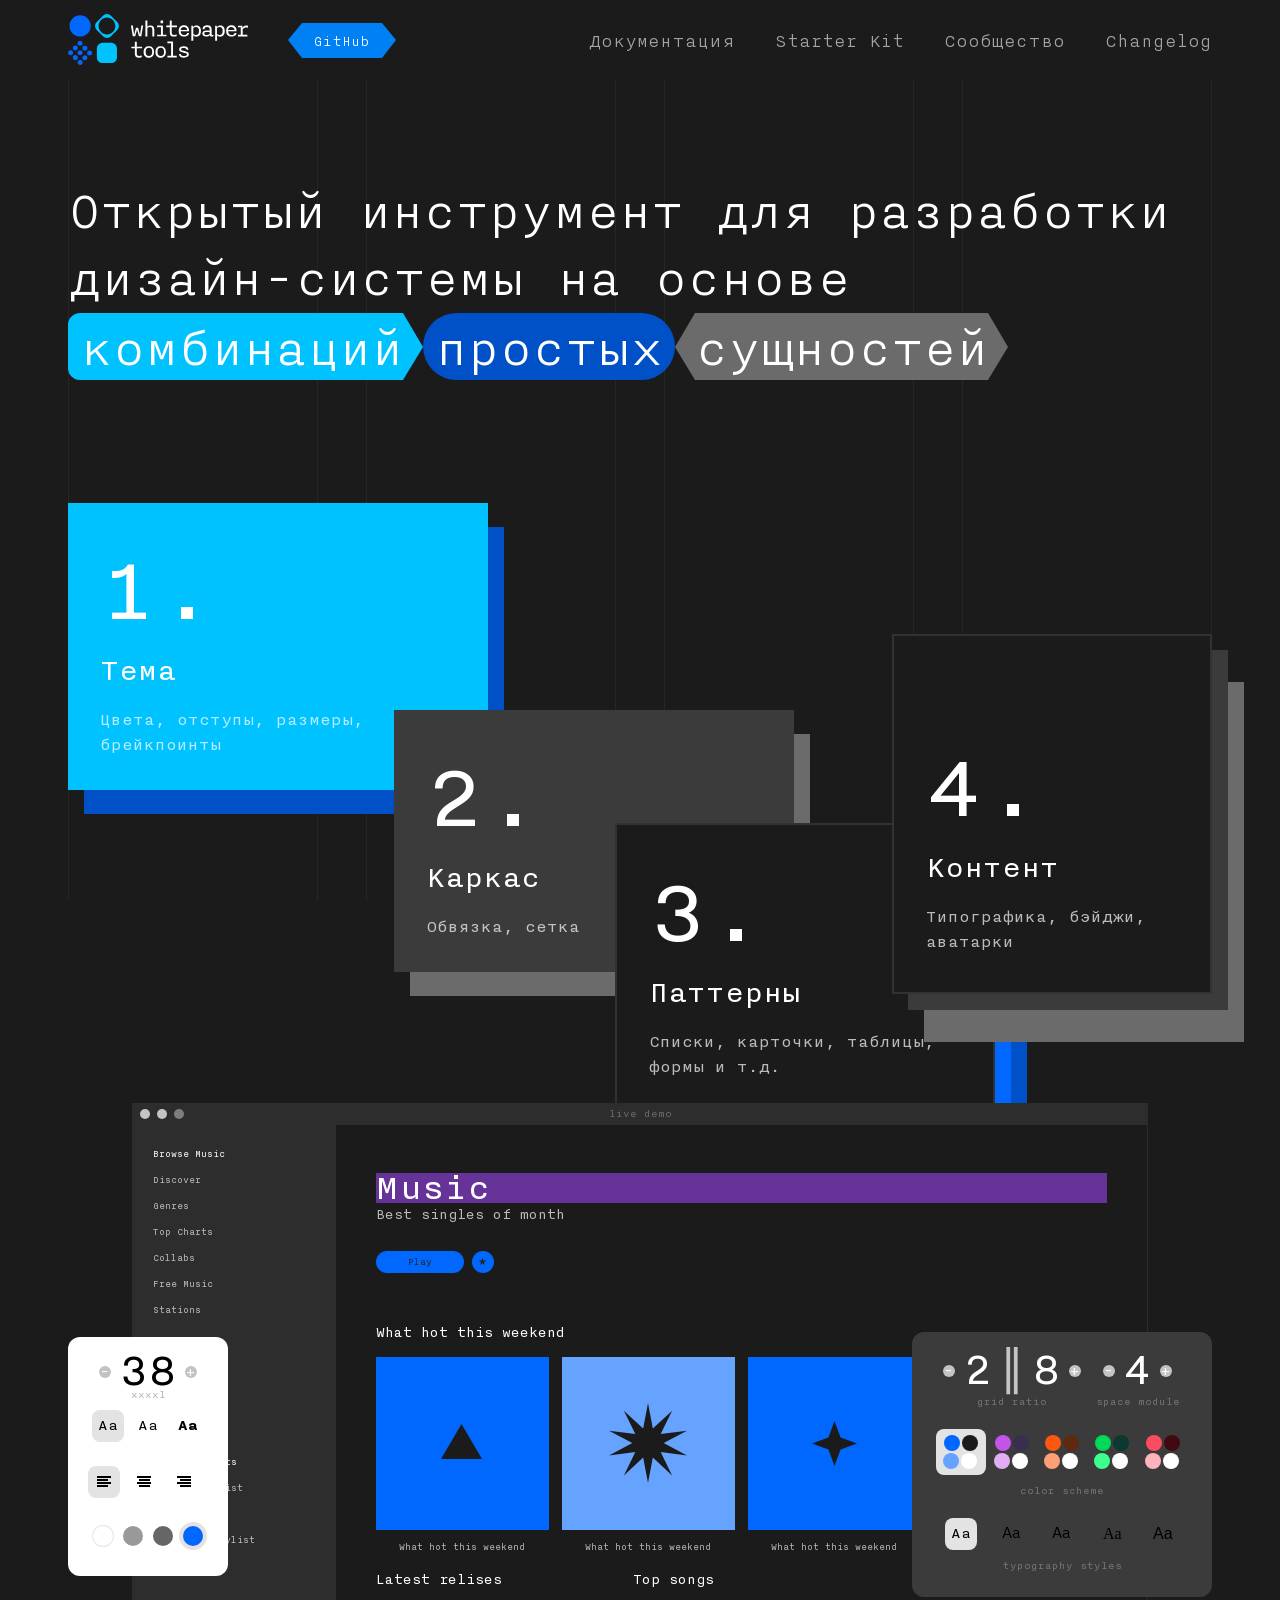
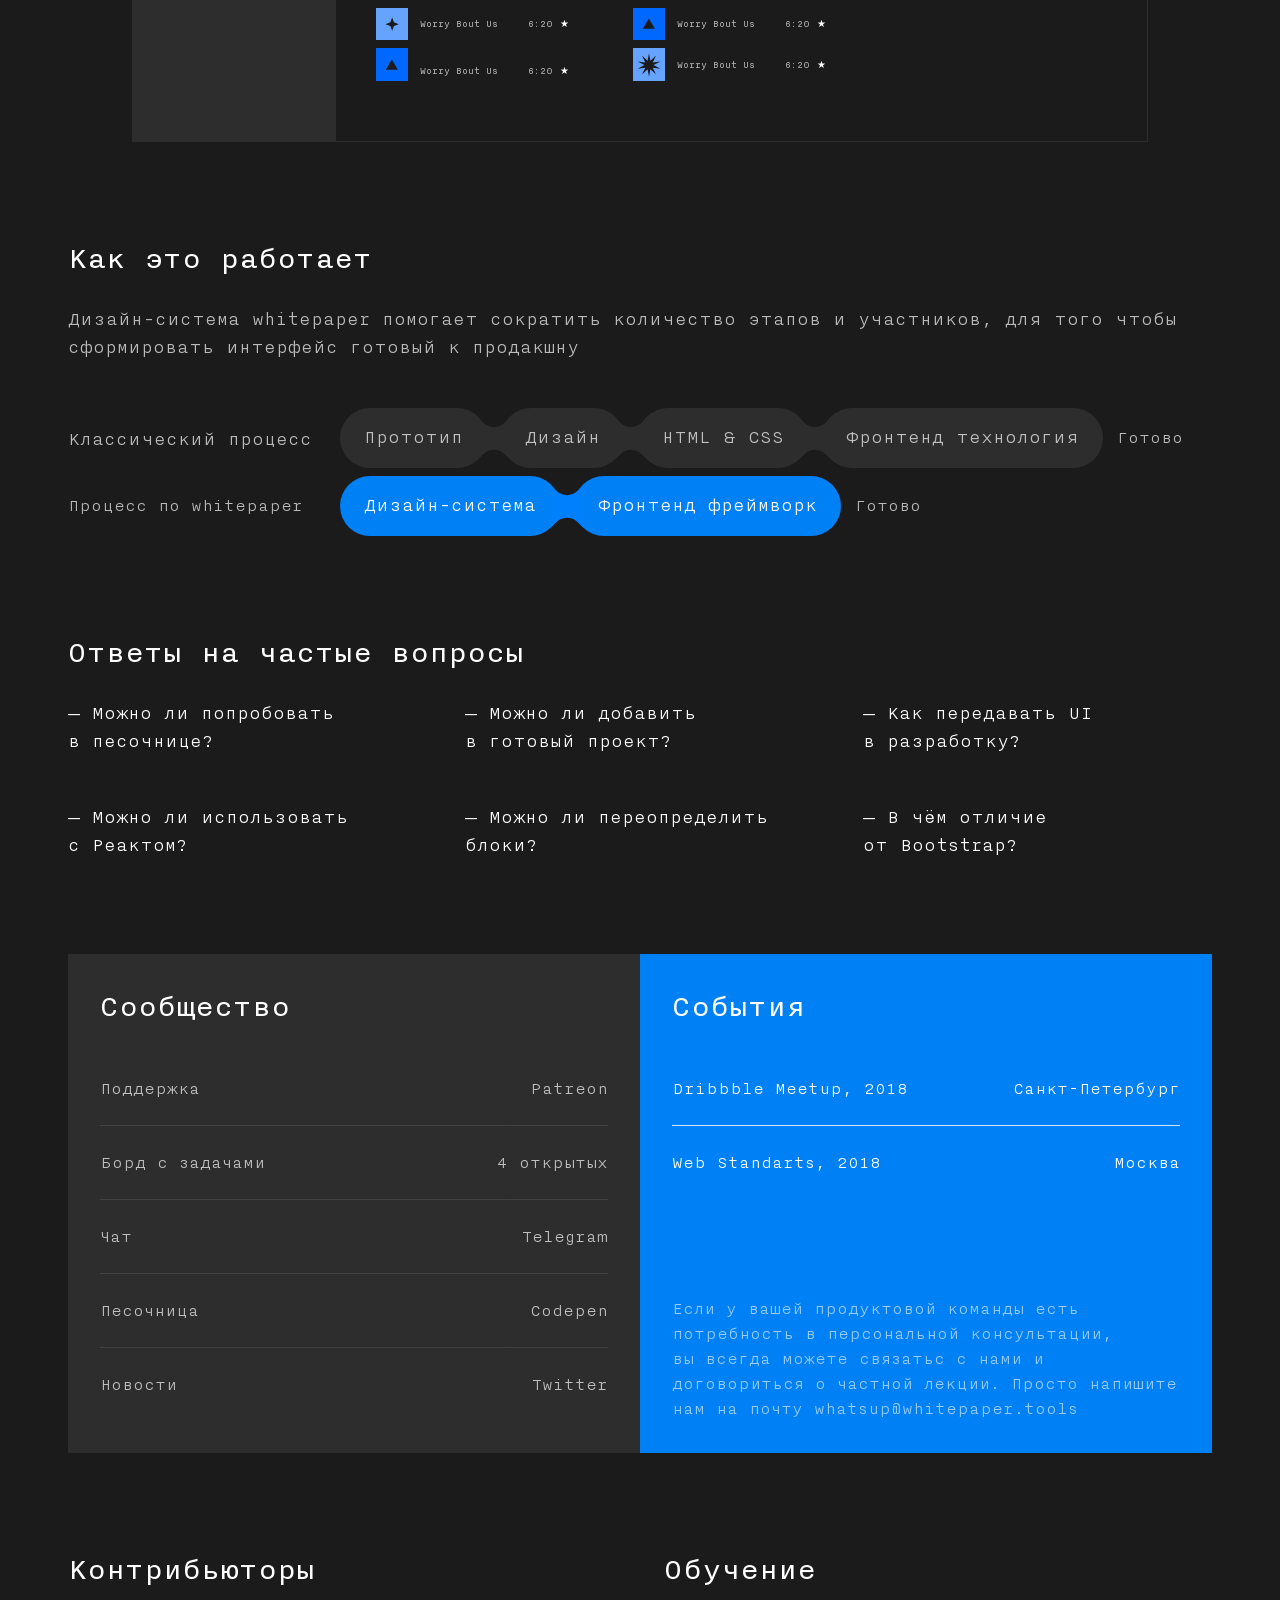
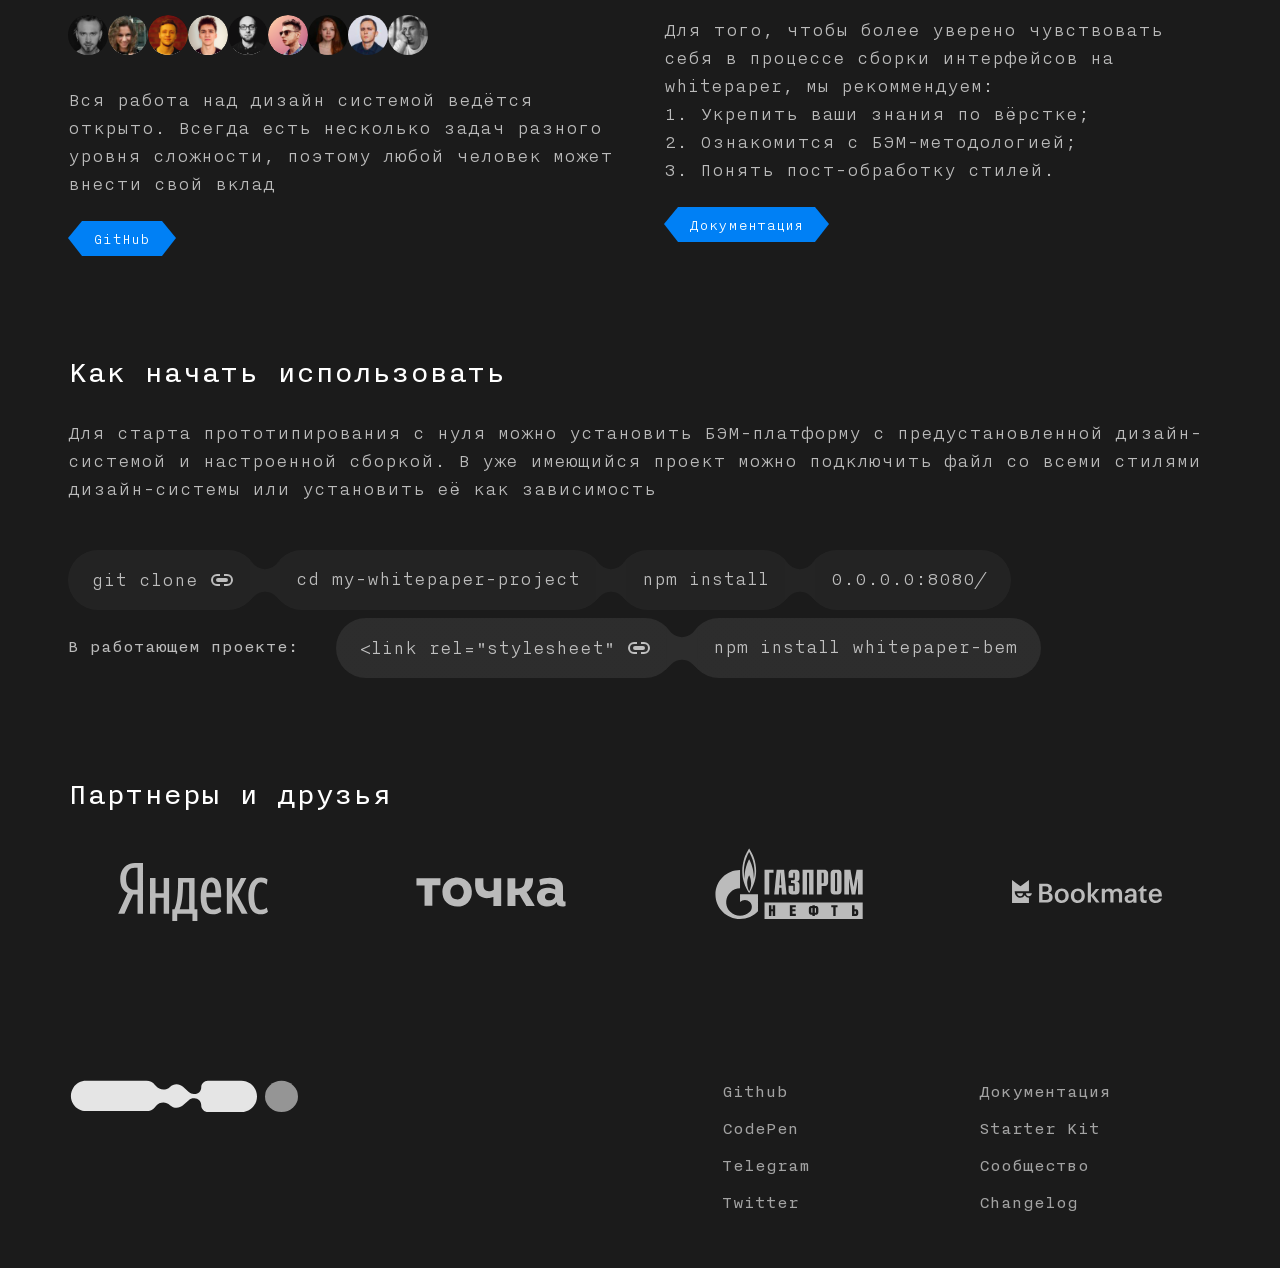
<file: index.html>
<!DOCTYPE html><html class="ua_js_no" lang="ru"><head><meta charset="utf-8"><meta http-equiv="X-UA-Compatible" content="IE=edge"><title>whitepaper</title><script>(function(e,c){e[c]=e[c].replace(/(ua_js_)no/g,"$1yes");})(document.documentElement,"className");</script><meta name="description" content=""><meta name="viewport" content="width=device-width, initial-scale=1"><link rel="stylesheet" href="//cdn-images.mailchimp.com/embedcode/classic-10_7.css"><link rel="stylesheet" href="index.min.css"><script src="https://code.jquery.com/jquery-3.2.1.js"></script><link rel="shortcut icon" href="/favicon.ico"></head><body class="page theme theme_color_whitepaper-portal-inverse theme_space_default theme_breakpoint_default theme_size_default theme_gap_medium theme_menu_default theme_font_nitti component component_whitepaper_default"><div class="tpl-layout"><div class="tpl-layout__content"><div class="tpl-layout__container tpl-layout__container_align_center tpl-layout__container_size_m"><div class="grid-decoration tpl-grid tpl-grid_ratio_1-1-1-1 tpl-grid_col-gap_full"><div class="grid-decoration__column"></div><div class="grid-decoration__column"></div><div class="grid-decoration__column"></div><div class="grid-decoration__column"></div></div></div></div><div class="menu"><div class="menu__content tpl-layout__content"><div class="menu__container tpl-layout__container tpl-layout__container_size_m tpl-layout__container_align_center"><div class="menu__inner"><div class="menu__paper"><a class="menu__logo" href="/index.html"></a><div class="menu__download"><a class="figured-button theme theme_color_whitepaper-portal-brand" href="https://github.com/whitepapertools">GitHub</a></div></div><div class="menu__nav"><a class="menu__item text text_size_xl text_view_primary text_weight_light" href="/doc.html">Документация</a><a class="menu__item text text_size_xl text_view_primary text_weight_light" href="/starter-kit.html">Starter Kit</a><a class="menu__item text text_size_xl text_view_primary text_weight_light" href="/community.html">Сообщество</a><a class="menu__item text text_size_xl text_view_primary text_weight_light" href="/changelog.html">Changelog</a></div></div></div></div></div><div class="tpl-layout__content"><div class="tpl-layout__container tpl-layout__container_align_center tpl-layout__container_size_m"><div class="intro"><div class="intro__title"><div class="text text_view_primary text_font_mono text_weight_light text_display_inline-block">Открытый инструмент для разработки дизайн-системы на основе </div><div class="intro__combination text text_view_primary text_weight_light text_display_inline-block">комбинаций</div><div class="intro__simple text text_view_primary text_weight_light text_display_inline-block">простых</div><div class="intro__entities text text_view_primary text_weight_light text_display_inline-block">сущностей</div></div></div></div></div><div class="tpl-layout__content decorator decorator_indent-b_xxxxxxl"><div class="tpl-layout__container tpl-layout__container_align_center tpl-layout__container_size_m"><div class="layers"><div class="layer-card layer-card_view_blue"><div class="text text_size_xxxxxxl text_view_primary text_font_mono">1.</div><div class="text text_size_xxxl text_view_primary text_font_mono decorator decorator_indent-b_m">Тема</div><div class="text text_size_l text_view_secondary text_font_mono">Цвета, отступы, размеры, брейкпоинты</div></div><div class="layer-card layer-card_view_gray-monochrome" data-scroll-speed="3"><div class="text text_size_xxxxxxl text_view_primary text_font_mono">2.</div><div class="text text_size_xxxl text_view_primary text_font_mono decorator decorator_indent-b_m">Каркас</div><div class="text text_size_l text_view_secondary text_font_mono">Обвязка, сетка</div></div><div class="layer-card layer-card_view_black-blue" data-scroll-speed="2"><div class="text text_size_xxxxxxl text_view_primary text_font_mono">3.</div><div class="text text_size_xxxl text_view_primary text_font_mono decorator decorator_indent-b_m">Паттерны</div><div class="text text_size_l text_view_secondary text_font_mono">Списки, карточки, таблицы, формы и т.д.</div></div><div class="layer-card layer-card_view_black-monochrome" data-scroll-speed="1"><div class="text text_size_xxxxxxl text_view_primary text_font_mono">4.</div><div class="text text_size_xxxl text_view_primary text_font_mono decorator decorator_indent-b_m">Контент</div><div class="text text_size_l text_view_secondary text_font_mono">Типографика, бэйджи, аватарки</div></div></div></div></div><div class="tpl-layout__content decorator decorator_indent-b_xxxxxxl"><div class="tpl-layout__container tpl-layout__container_align_center tpl-layout__container_size_m"><div class="editor"><div class="editor__interface theme theme_gap_editor-default theme_color_whitepaper-portal-inverse theme_size_editor-default theme_space_editor-default theme_font_nitti"><div class="tpl-layout tpl-layout_structure_20-80"><div class="tpl-layout__section decorator decorator_space-h_l decorator_space-v_xl editor__left-section pt-list"><div class="pt-list__item pt-list__item_indent-t_xxxl"><div class="pt-list__item pt-list__item_indent-t_m"><div class="text text_size_m text_view_primary text_align_left text_weight_regular editor__editable-text" data-name="left-list-title">Browse Music</div></div><div class="pt-list__item pt-list__item_indent-t_m"><div class="text text_size_m text_view_secondary text_align_left text_weight_regular editor__editable-text" data-name="left-list-item">Discover</div></div><div class="pt-list__item pt-list__item_indent-t_m"><div class="text text_size_m text_view_secondary text_align_left text_weight_regular editor__editable-text" data-name="left-list-item">Genres</div></div><div class="pt-list__item pt-list__item_indent-t_m"><div class="text text_size_m text_view_secondary text_align_left text_weight_regular editor__editable-text" data-name="left-list-item">Top Charts</div></div><div class="pt-list__item pt-list__item_indent-t_m"><div class="text text_size_m text_view_secondary text_align_left text_weight_regular editor__editable-text" data-name="left-list-item">Collabs</div></div><div class="pt-list__item pt-list__item_indent-t_m"><div class="text text_size_m text_view_secondary text_align_left text_weight_regular editor__editable-text" data-name="left-list-item">Free Music</div></div><div class="pt-list__item pt-list__item_indent-t_m"><div class="text text_size_m text_view_secondary text_align_left text_weight_regular editor__editable-text" data-name="left-list-item">Stations</div></div></div><div class="pt-list__item pt-list__item_indent-t_xxxl"><div class="pt-list__item pt-list__item_indent-t_m"><div class="text text_size_m text_view_primary text_align_left text_weight_regular editor__editable-text" data-name="left-list-title">Your Music</div></div><div class="pt-list__item pt-list__item_indent-t_m"><div class="text text_size_m text_view_secondary text_align_left text_weight_regular editor__editable-text" data-name="left-list-item">Favourites</div></div><div class="pt-list__item pt-list__item_indent-t_m"><div class="text text_size_m text_view_secondary text_align_left text_weight_regular editor__editable-text" data-name="left-list-item">History</div></div></div><div class="pt-list__item pt-list__item_indent-t_xxxl"><div class="pt-list__item pt-list__item_indent-t_m"><div class="text text_size_m text_view_primary text_align_left text_weight_regular editor__editable-text" data-name="left-list-title">Your Playlists</div></div><div class="pt-list__item pt-list__item_indent-t_m"><div class="text text_size_m text_view_secondary text_align_left text_weight_regular editor__editable-text" data-name="left-list-item">Public Playlist</div></div><div class="pt-list__item pt-list__item_indent-t_m"><div class="text text_size_m text_view_secondary text_align_left text_weight_regular editor__editable-text" data-name="left-list-item">Purchased</div></div><div class="pt-list__item pt-list__item_indent-t_m"><div class="text text_size_m text_view_secondary text_align_left text_weight_regular editor__editable-text" data-name="left-list-item">My First Playlist</div></div></div></div><div class="tpl-layout__section decorator decorator_space-h_xxxl decorator_space-v_xxxxl"><div class="text text_size_xxxxl text_view_primary text_align_left text_weight_regular editor__editable-text" data-name="main-title">Music</div><div class="text text_size_xl text_view_secondary text_align_left text_weight_regular editor__editable-text" data-name="main-subtitle">Best singles of month</div><div class="decorator decorator_indent-t_xl"><div class="editor__button editor__button_type_play decorator decorator_indent-r_xs">Play</div><div class="editor__button editor__button_type_favourites">★</div></div><div class="decorator decorator_indent-t_xxxxl decorator_indent-b_s"><div class="text text_size_xl text_view_primary text_align_left text_weight_regular editor__editable-text" data-name="h2">What hot this weekend</div></div><div class="tpl-grid tpl-grid_s-ratio_1-1-1-1 tpl-grid_m-ratio_1-1-1-1-1-1 tpl-grid_col-gap_third"><div class="pt-card"><div class="pt-card__content"><div class="img decorator decorator_indent-b_s" style="background-color: var(--color-bg-brand)"><svg width="100" height="100" viewBox="0 0 100 100" xmlns="http://www.w3.org/2000/svg"><path fill="var(--color-bg-default)" d="M49.5 31l20.5 35h-41z"/></svg></div><div class="text text_size_m text_view_secondary text_align_center text_weight_regular editor__editable-text" data-name="card-name">What hot this weekend</div></div></div><div class="pt-card"><div class="pt-card__content"><div class="img decorator decorator_indent-b_s" style="background-color: var(--color-bg-action);"><svg width="100" height="100" viewBox="0 0 100 100" xmlns="http://www.w3.org/2000/svg"><path fill="var(--color-bg-default)" d="M50 10l4.84 25.486 19.263-17.842-11.431 23.396 26.328-3.382-23.337 12.369 23.337 12.369-26.328-3.383 11.431 23.396-19.263-17.842-4.84 25.486-4.84-25.486-19.263 17.842 11.431-23.396-26.328 3.383 23.337-12.369-23.337-12.369 26.328 3.382-11.431-23.396 19.263 17.842z"/></svg></div><div class="text text_size_m text_view_secondary text_align_center text_weight_regular editor__editable-text" data-name="card-name">What hot this weekend</div></div></div><div class="pt-card"><div class="pt-card__content"><div class="img decorator decorator_indent-b_s" style="background-color: var(--color-bg-brand);"><svg width="100" height="100" viewBox="0 0 100 100" xmlns="http://www.w3.org/2000/svg"><path fill="var(--color-bg-default)" d="M50.5 28l6.077 16.423 16.423 6.077-16.423 6.077-6.077 16.423-6.077-16.423-16.423-6.077 16.423-6.077z"/></svg></div><div class="text text_size_m text_view_secondary text_align_center text_weight_regular editor__editable-text" data-name="card-name">What hot this weekend</div></div></div><div class="pt-card"><div class="pt-card__content"><div class="img decorator decorator_indent-b_s" style="background-color: var(--color-bg-action);"><svg width="100" height="100" viewBox="0 0 100 100" xmlns="http://www.w3.org/2000/svg"><path fill="var(--color-bg-default)" d="M50.472 7l1.665 27.123 7.011-26.282-3.745 26.922 12.088-24.432-9.011 25.686 16.7-21.642-13.931 23.462 20.67-18.021-18.316 20.337 23.847-13.707-21.996 16.431 26.106-8.866-24.832 11.893 27.362-3.685-26.713 6.898 27.567 1.638-27.567 1.638 26.713 6.898-27.362-3.685 24.832 11.893-26.106-8.866 21.996 16.431-23.847-13.707 18.316 20.337-20.67-18.021 13.931 23.462-16.7-21.642 9.011 25.686-12.088-24.432 3.745 26.922-7.011-26.283-1.665 27.123-1.665-27.123-7.011 26.283 3.745-26.922-12.088 24.432 9.011-25.686-16.7 21.642 13.931-23.462-20.67 18.021 18.316-20.337-23.846 13.707 21.996-16.431-26.106 8.866 24.832-11.893-27.362 3.685 26.713-6.898-27.567-1.638 27.567-1.638-26.713-6.898 27.362 3.685-24.832-11.893 26.106 8.866-21.996-16.431 23.846 13.707-18.316-20.337 20.67 18.021-13.931-23.462 16.7 21.642-9.011-25.686 12.088 24.432-3.745-26.922 7.011 26.282z"/></svg></div><div class="text text_size_m text_view_secondary text_align_center text_weight_regular editor__editable-text" data-name="card-name">Remixes</div></div></div></div><div class="tpl-grid tpl-grid_s-ratio_1-1 tpl-grid_m-ratio_1-1-1 tpl-grid_col-gap_full decorator decorator_indent-t_m"><div class="tpl-grid__fraction"><div class="text text_size_xl text_view_primary text_align_left text_weight_regular decorator decorator_indent-b_m editor__editable-text" data-name="h2">Latest relises</div><div class="pt-table"><div class="pt-table__row"><div class="pt-table__col pt-table__col_width_15"><div class="img" style="background-color: var(--color-bg-action);"><svg width="100" height="100" viewBox="0 0 100 100" xmlns="http://www.w3.org/2000/svg"><path fill="var(--color-bg-default)" d="M50.5 28l6.077 16.423 16.423 6.077-16.423 6.077-6.077 16.423-6.077-16.423-16.423-6.077 16.423-6.077z"/></svg></div></div><div class="pt-table__col pt-table__col_width_55"><div class="text text_size_m text_view_secondary text_align_left text_weight_regular editor__editable-text decorator decorator_indent-l_s" data-name="table-text">Worry Bout Us</div></div><div class="pt-table__col pt-table__col_width_15 pt-table__col_align_right"><div class="text text_size_m text_view_secondary text_align_left text_weight_regular editor__editable-text" data-name="table-text">6:20</div></div><div class="pt-table__col pt-table__col_width_10 pt-table__col_align_right"><div class="text text_size_m text_view_primary text_align_left text_weight_regular editor__editable-text" data-name="table-text">★</div></div></div><div class="pt-table__row"><div class="pt-table__col pt-table__col_width_15"><div class="img decorator decorator_indent-b_s" style="background-color: var(--color-bg-brand)"><svg width="100" height="100" viewBox="0 0 100 100" xmlns="http://www.w3.org/2000/svg"><path fill="var(--color-bg-default)" d="M49.5 31l20.5 35h-41z"/></svg></div></div><div class="pt-table__col pt-table__col_width_55"><div class="text text_size_m text_view_secondary text_align_left text_weight_regular editor__editable-text decorator decorator_indent-l_s" data-name="table-text">Worry Bout Us</div></div><div class="pt-table__col pt-table__col_width_15 pt-table__col_align_right"><div class="text text_size_m text_view_secondary text_align_left text_weight_regular editor__editable-text" data-name="table-text">6:20</div></div><div class="pt-table__col pt-table__col_width_10 pt-table__col_align_right"><div class="text text_size_m text_view_primary text_align_left text_weight_regular editor__editable-text" data-name="table-text">★</div></div></div></div></div><div class="tpl-grid__fraction"><div class="text text_size_xl text_view_primary text_align_left text_weight_regular decorator decorator_indent-b_m editor__editable-text" data-name="h2">Top songs</div><div class="pt-table"><div class="pt-table__row"><div class="pt-table__col pt-table__col_width_15"><div class="img" style="background-color: var(--color-bg-brand)"><svg width="100" height="100" viewBox="0 0 100 100" xmlns="http://www.w3.org/2000/svg"><path fill="var(--color-bg-default)" d="M49.5 31l20.5 35h-41z"/></svg></div></div><div class="pt-table__col pt-table__col_width_55"><div class="text text_size_m text_view_secondary text_align_left text_weight_regular editor__editable-text decorator decorator_indent-l_s" data-name="table-text">Worry Bout Us</div></div><div class="pt-table__col pt-table__col_width_15 pt-table__col_align_right"><div class="text text_size_m text_view_secondary text_align_left text_weight_regular editor__editable-text" data-name="table-text">6:20</div></div><div class="pt-table__col pt-table__col_width_10 pt-table__col_align_right"><div class="text text_size_m text_view_primary text_align_left text_weight_regular editor__editable-text" data-name="table-text">★</div></div></div><div class="pt-table__row"><div class="pt-table__col pt-table__col_width_15"><div class="img" style="background-color: var(--color-bg-action);"><svg width="100" height="100" viewBox="0 0 100 100" xmlns="http://www.w3.org/2000/svg"><path fill="var(--color-bg-default)" d="M50 10l4.84 25.486 19.263-17.842-11.431 23.396 26.328-3.382-23.337 12.369 23.337 12.369-26.328-3.383 11.431 23.396-19.263-17.842-4.84 25.486-4.84-25.486-19.263 17.842 11.431-23.396-26.328 3.383 23.337-12.369-23.337-12.369 26.328 3.382-11.431-23.396 19.263 17.842z"/></svg></div></div><div class="pt-table__col pt-table__col_width_55"><div class="text text_size_m text_view_secondary text_align_left text_weight_regular editor__editable-text decorator decorator_indent-l_s" data-name="table-text">Worry Bout Us</div></div><div class="pt-table__col pt-table__col_width_15 pt-table__col_align_right"><div class="text text_size_m text_view_secondary text_align_left text_weight_regular editor__editable-text" data-name="table-text">6:20</div></div><div class="pt-table__col pt-table__col_width_10 pt-table__col_align_right"><div class="text text_size_m text_view_primary text_align_left text_weight_regular editor__editable-text" data-name="table-text">★</div></div></div></div></div></div></div></div></div><div class="editor__local-settings theme theme_color_whitepaper-default decorator decorator_space-t_l decorator_space-h_l decorator_space-b_l"><div class="editor__text-settings tpl-grid tpl-grid_columns_12"><div class="tpl-grid__fraction tpl-grid__fraction_col_12 decorator decorator_indent-b_xs text-size"><div class="plus-minus"><div class="btn-minus decorator decorator_indent-r_xs text-size__minus">-</div><div class="text text_size_xxxxl text_view_primary text_display_inline-block text-size__number">24</div><div class="btn-plus decorator decorator_indent-l_xs text-size__plus">+</div></div><div class="text text_size_xs text_view_ghost text_align_center text-size__name">xxxl</div></div><div class="tpl-grid__fraction tpl-grid__fraction_col_4 decorator decorator_indent-b_xl"><div class="control control_type_weight control_active" weight="text_weight_regular">Aa</div></div><div class="tpl-grid__fraction tpl-grid__fraction_col_4 decorator decorator_indent-b_xl"><div class="control control_type_weight text text_weight_semibold" weight="text_weight_semibold">Aa</div></div><div class="tpl-grid__fraction tpl-grid__fraction_col_4 decorator decorator_indent-b_xl"><div class="control control_type_weight text text_weight_bold" weight="text_weight_bold">Aа</div></div><div class="tpl-grid__fraction tpl-grid__fraction_col_4 decorator decorator_indent-b_xl"><div class="control control_type_align control_active" align="text_align_left"><div class="icon icon_name_align-left icon_size_s icon_view_primary"><svg width="16" height="16" viewBox="0 0 16 16" xmlns="http://www.w3.org/2000/svg"><path d="M1 2h14v2h-14v-2zm0 3h11v2h-11v-2zm0 3h14v2h-14v-2zm0 3h11v2h-11v-2z" fill="#000" fill-rule="nonzero"/></svg></div></div></div><div class="tpl-grid__fraction tpl-grid__fraction_col_4 decorator decorator_indent-b_xl"><div class="control control_type_align" align="text_align_center"><div class="icon icon_name_align-center icon_size_s icon_view_primary"><svg width="16" height="16" viewBox="0 0 16 16" xmlns="http://www.w3.org/2000/svg"><path d="M1 2h14v2h-14v-2zm2 3h11v2h-11v-2zm-2 3h14v2h-14v-2zm2 3h11v2h-11v-2z" fill="#000" fill-rule="nonzero"/></svg></div></div></div><div class="tpl-grid__fraction tpl-grid__fraction_col_4 decorator decorator_indent-b_xl"><div class="control control_type_align" align="text_align_right"><div class="icon icon_name_align-right icon_size_s icon_view_primary"><svg width="16" height="16" viewBox="0 0 16 16" xmlns="http://www.w3.org/2000/svg"><path d="M1 2h14v2h-14v-2zm3 3h11v2h-11v-2zm-3 3h14v2h-14v-2zm3 3h11v2h-11v-2z" fill="#000" fill-rule="nonzero"/></svg></div></div></div><div class="tpl-grid__fraction tpl-grid__fraction_col_3"><div class="control control_type_view theme theme_color_whitepaper-portal-inverse" view="text_view_primary"><div class="control__color control__color_size_m control__color_view_primary"></div></div></div><div class="tpl-grid__fraction tpl-grid__fraction_col_3"><div class="control control_type_view theme theme_color_whitepaper-portal-inverse" view="text_view_secondary"><div class="control__color control__color_size_m control__color_view_secondary"></div></div></div><div class="tpl-grid__fraction tpl-grid__fraction_col_3"><div class="control control_type_view theme theme_color_whitepaper-portal-inverse" view="text_view_ghost"><div class="control__color control__color_size_m control__color_view_ghost"></div></div></div><div class="tpl-grid__fraction tpl-grid__fraction_col_3"><div class="control control_type_view control_active theme theme_color_whitepaper-portal-inverse" view="text_view_brand"><div class="control__color control__color_size_m control__color_view_brand"></div></div></div></div></div><div class="editor__global-settings decorator decorator_space-a_xl"><div class="tpl-grid tpl-grid_columns_10"><div class="tpl-grid__fraction tpl-grid__fraction_col_6 decorator decorator_indent-b_l"><div class="plus-minus editor__grid-settings"><div class="btn-minus decorator decorator_indent-r_xs">-</div><div class="text text_size_xxxxl text_view_primary text_display_inline-block">2</div><div class="text text_size_xxxxl text_view_secondary text_display_inline-block decorator decorator_indent-h_xs">∥</div><div class="text text_size_xxxxl text_view_primary text_display_inline-block">8</div><div class="btn-plus decorator decorator_indent-l_xs">+</div></div><div class="text text_size_xs text_view_ghost text_align_center decorator decorator_indent-t_xs">grid ratio</div></div><div class="tpl-grid__fraction tpl-grid__fraction_col_4 decorator decorator_indent-b_l"><div class="plus-minus editor__space-settings"><div class="btn-minus decorator decorator_indent-r_xs">-</div><div class="text text_size_xxxxl text_view_primary text_display_inline-block">4</div><div class="btn-plus decorator decorator_indent-l_xs">+</div></div><div class="text text_size_xs text_view_ghost text_align_center decorator decorator_indent-t_xs">space module</div></div><div class="tpl-grid__fraction tpl-grid__fraction_col_2"><div class="control control_type_palette control_active theme theme_color_whitepaper-portal-inverse" palette="whitepaper-portal-inverse"><div class="control__color control__color_size_s"></div><div class="control__color control__color_size_s"></div><div class="control__color control__color_size_s"></div><div class="control__color control__color_size_s"></div></div></div><div class="tpl-grid__fraction tpl-grid__fraction_col_2"><div class="control control_type_palette theme theme_color_portal-2" palette="portal-2"><div class="control__color control__color_size_s"></div><div class="control__color control__color_size_s"></div><div class="control__color control__color_size_s"></div><div class="control__color control__color_size_s"></div></div></div><div class="tpl-grid__fraction tpl-grid__fraction_col_2"><div class="control control_type_palette theme theme_color_portal-3" palette="portal-3"><div class="control__color control__color_size_s"></div><div class="control__color control__color_size_s"></div><div class="control__color control__color_size_s"></div><div class="control__color control__color_size_s"></div></div></div><div class="tpl-grid__fraction tpl-grid__fraction_col_2"><div class="control control_type_palette theme theme_color_portal-4" palette="portal-4"><div class="control__color control__color_size_s"></div><div class="control__color control__color_size_s"></div><div class="control__color control__color_size_s"></div><div class="control__color control__color_size_s"></div></div></div><div class="tpl-grid__fraction tpl-grid__fraction_col_2"><div class="control control_type_palette theme theme_color_portal-5" palette="portal-5"><div class="control__color control__color_size_s"></div><div class="control__color control__color_size_s"></div><div class="control__color control__color_size_s"></div><div class="control__color control__color_size_s"></div></div></div><div class="tpl-grid__fraction tpl-grid__fraction_col_10 decorator decorator_indent-b_l"><div class="text text_size_xs text_view_ghost text_align_center decorator decorator_indent-t_xs">color scheme</div></div><div class="tpl-grid__fraction tpl-grid__fraction_col_2"><div class="control control_type_text-style control_active text theme theme_font_nitti" text-style="theme_font_nitti">Aa</div></div><div class="tpl-grid__fraction tpl-grid__fraction_col_2"><div class="control control_type_text-style text theme theme_font_plex" text-style="theme_font_plex">Aa</div></div><div class="tpl-grid__fraction tpl-grid__fraction_col_2"><div class="control control_type_text-style text theme theme_font_plex" text-style="theme_font_plex">Aa</div></div><div class="tpl-grid__fraction tpl-grid__fraction_col_2"><div class="control control_type_text-style text theme theme_font_times" text-style="theme_font_times">Aa</div></div><div class="tpl-grid__fraction tpl-grid__fraction_col_2"><div class="control control_type_text-style text theme theme_font_helvetica" text-style="theme_font_helvetica">Aa</div></div><div class="tpl-grid__fraction tpl-grid__fraction_col_10"><div class="text text_size_xs text_view_ghost text_align_center decorator decorator_indent-t_xs">typography styles</div></div></div></div></div></div></div><div class="tpl-layout__content decorator decorator_indent-b_xxxxxxl"><div class="tpl-layout__container tpl-layout__container_align_center tpl-layout__container_size_m"><div class="text text_size_xxxl text_view_primary decorator decorator_indent-b_xl">Как это работает</div><div class="text text_size_xl text_view_secondary text_weight_light decorator decorator_indent-b_xxxxl">Дизайн-система whitepaper помогает сократить количество этапов и участников, для того чтобы сформировать интерфейс готовый к продакшну</div><div class="process"><div class="process__item"><div class="text text_size_xl text_view_secondary text_weight_light" style="width: 252px; margin-right: 20px;">Классический процесс</div><div class="steps"><div class="step-badge step-badge_view_other">Прототип</div><div class="step-badge step-badge_view_other">Дизайн</div><div class="step-badge step-badge_view_other">HTML &amp; CSS</div><div class="step-badge step-badge_view_other">Фронтенд технология</div></div><div class="text text_size_l text_view_secondary text_weight_light">Готово</div></div><div class="process__item"><div class="text text_size_l text_view_secondary text_weight_light" style="width: 252px; margin-right: 20px;">Процесс по whitepaper</div><div class="steps"><div class="step-badge step-badge_view_wp theme theme_color_whitepaper-portal-brand">Дизайн-система</div><div class="step-badge step-badge_view_wp theme theme_color_whitepaper-portal-brand">Фронтенд фреймворк</div></div><div class="text text_size_l text_view_secondary text_weight_light">Готово</div></div></div></div></div><div class="tpl-layout__content decorator decorator_indent-b_xxxxxxl"><div class="tpl-layout__container tpl-layout__container_align_center tpl-layout__container_size_m"><div class="text text_size_xxxl text_view_primary decorator decorator_indent-b_xl">Ответы на частые вопросы</div><div class="faq tpl-grid tpl-grid_xs-ratio_1 tpl-grid_s-ratio_1-1-1 tpl-grid_col-gap_full tpl-grid_row-gap_full"><div class="faq__item e-accordion__item"><div class="faq__question e-accordion__short text text_size_xl text_view_primary text_weight_light text_display_inline">— Можно ли попробовать в песочнице?</div><div class="faq__answer e-accordion__more"><div class="text text_size_xl text_view_secondary text_weight_light">— В любую песочницу можно подключить CSS-файл со всеми собранными стилями дизайн-системы</div></div></div><div class="faq__item e-accordion__item"><div class="faq__question e-accordion__short text text_size_xl text_view_primary text_weight_light text_display_inline">— Можно ли добавить в готовый проект?</div><div class="faq__answer e-accordion__more"><div class="text text_size_xl text_view_secondary text_weight_light">— Можно установить whitepaper как зависимость в проект или подключить файл со всеми стилями на страницу</div></div></div><div class="faq__item e-accordion__item"><div class="faq__question e-accordion__short text text_size_xl text_view_primary text_weight_light text_display_inline">— Как передавать UI в разработку?</div><div class="faq__answer e-accordion__more"><div class="text text_size_xl text_view_secondary text_weight_light">— В виде собранного прототипа вместе с набором используемых блоков</div></div></div><div class="faq__item e-accordion__item"><div class="faq__question e-accordion__short text text_size_xl text_view_primary text_weight_light text_display_inline">— Можно ли использовать с Реактом?</div><div class="faq__answer e-accordion__more"><div class="text text_size_xl text_view_secondary text_weight_light">— Можно использовать с любой технологией, которая умеет оперировать CSS-классами</div></div></div><div class="faq__item e-accordion__item"><div class="faq__question e-accordion__short text text_size_xl text_view_primary text_weight_light text_display_inline">— Можно ли переопределить блоки?</div><div class="faq__answer e-accordion__more"><div class="text text_size_xl text_view_secondary text_weight_light">— Все блоки дизайн-системы можно переопределять и доопределять на уровне проекта</div></div></div><div class="faq__item e-accordion__item"><div class="faq__question e-accordion__short text text_size_xl text_view_primary text_weight_light text_display_inline">— В чём отличие от Bootstrap?</div><div class="faq__answer e-accordion__more"><div class="text text_size_xl text_view_secondary text_weight_light">— Дизайн-система предоставляет весь необходимый набор инструментов, позволяющий реализовать и гибко настроить интерфейсы любого уровня сложности и масштаба</div></div></div></div></div></div><div class="tpl-layout__container tpl-layout__container_align_center tpl-layout__container_size_m"><div class="tpl-grid tpl-grid_xs-ratio_1 tpl-grid_s-ratio_1-1 decorator decorator_indent-b_xxxxxxl"><div class="community"><div class="text text_size_xxxl text_view_primary decorator decorator_indent-b_xl">Сообщество</div><div class="community__content pt-list"><a class="community__item pt-list__item pt-list__item_distribute_between pt-list__item_vertical-align_center pt-list__item_border_bottom pt-list__item_space-v_xl" href="https://www.patreon.com/whitepapertools"><div class="text text_size_l text_view_secondary text_weight_light">Поддержка</div><div class="text text_size_l text_view_secondary text_weight_light">Patreon</div></a><a class="community__item pt-list__item pt-list__item_distribute_between pt-list__item_vertical-align_center pt-list__item_border_bottom pt-list__item_space-v_xl" href="https://github.com/orgs/whitepapertools/projects/3"><div class="text text_size_l text_view_secondary text_weight_light">Борд с задачами</div><div class="text text_size_l text_view_secondary text_weight_light">4 открытых</div></a><a class="community__item pt-list__item pt-list__item_distribute_between pt-list__item_vertical-align_center pt-list__item_border_bottom pt-list__item_space-v_xl" href="https://t.me/whitepapertools"><div class="text text_size_l text_view_secondary text_weight_light">Чат</div><div class="text text_size_l text_view_secondary text_weight_light">Telegram</div></a><a class="community__item pt-list__item pt-list__item_distribute_between pt-list__item_vertical-align_center pt-list__item_border_bottom pt-list__item_space-v_xl" href="https://codepen.io/whitepapertools/"><div class="text text_size_l text_view_secondary text_weight_light">Песочница</div><div class="text text_size_l text_view_secondary text_weight_light">Сodepen</div></a><a class="community__item pt-list__item pt-list__item_distribute_between pt-list__item_vertical-align_center pt-list__item_border_bottom pt-list__item_space-v_xl" href="https://twitter.com/whitepapertools"><div class="text text_size_l text_view_secondary text_weight_light">Новости</div><div class="text text_size_l text_view_secondary text_weight_light">Twitter</div></a></div></div><div class="events theme theme_color_whitepaper-portal-brand pt-card"><div class="events__content pt-card__content"><div class="text text_size_xxxl text_view_primary decorator decorator_indent-b_xl">События</div><div class="pt-list"><div class="pt-list__item pt-list__item_distribute_between pt-list__item_vertical-align_center pt-list__item_border_bottom pt-list__item_space-v_xl"><div class="text text_size_l text_view_primary text_weight_light">Dribbble Meetup, 2018</div><div class="text text_size_l text_view_primary text_weight_light">Санкт-Петербург</div></div><div class="pt-list__item pt-list__item_distribute_between pt-list__item_vertical-align_center pt-list__item_border_bottom pt-list__item_space-v_xl"><div class="text text_size_l text_view_primary text_weight_light">Web Standarts, 2018</div><div class="text text_size_l text_view_primary text_weight_light">Москва</div></div></div></div><div class="events__footer pt-card__footer pt-card__footer_space-a_xxl"><div class="text text_size_l text_view_secondary text_weight_light">Если у вашей продуктовой команды есть потребность в персональной консультации, вы всегда можете связатьс с нами и договориться о частной лекции. Просто напишите нам на почту whatsup@whitepaper.tools</div></div></div></div></div><div class="tpl-layout__content decorator decorator_indent-b_xxxxxxl"><div class="tpl-layout__container tpl-layout__container_align_center tpl-layout__container_size_m"><div class="tpl-grid tpl-grid_xs-ratio_1 tpl-grid_m-ratio_1-1 tpl-grid_col-gap_full tpl-grid_row-gap_full"><div class="contribution"><div class="text text_size_xxxl text_view_primary decorator decorator_indent-b_xl">Контрибьюторы</div><div class="avatars decorator decorator_indent-b_xl"><div class="avatar"><a class="avatar__photo avatar__photo_size_s" href="https://twitter.com/kirillback" style="display: block"><img class="image" src="/assets/team/kirill.jpg" width="40"></a></div><div class="avatar"><div class="avatar__photo avatar__photo_size_s"><a class="avatar__photo avatar__photo_size_s" href="https://twitter.com/NieriLight" style="display: block"><img class="image" src="/assets/team/ksusha.jpg" width="40"></a></div></div><div class="avatar"><div class="avatar__photo avatar__photo_size_s"><a class="avatar__photo avatar__photo_size_s" href="https://twitter.com/kolebayev" style="display: block"><img class="image" src="/assets/team/ilya.png" width="40"></a></div></div><div class="avatar"><div class="avatar__photo avatar__photo_size_s"><a class="avatar__photo avatar__photo_size_s" href="https://twitter.com/nitasoki?s=09" style="display: block"><img class="image" src="/assets/team/nikita.png" width="40"></a></div></div><div class="avatar"><div class="avatar__photo avatar__photo_size_s"><a class="avatar__photo avatar__photo_size_s" href="https://twitter.com/koloskof" style="display: block"><img class="image" src="/assets/team/misha.png" width="40"></a></div></div><div class="avatar"><div class="avatar__photo avatar__photo_size_s"><a class="avatar__photo avatar__photo_size_s" href="https://twitter.com/sergibysergi" style="display: block"><img class="image" src="/assets/team/serega.png" width="40"></a></div></div><div class="avatar"><a class="avatar__photo avatar__photo_size_s" href="https://twitter.com/julia_miocene" style="display: block"><img class="image" src="/assets/team/julya.jpg" width="40"></a></div><div class="avatar"><a class="avatar__photo avatar__photo_size_s" href="https://twitter.com/dandycolor" style="display: block"><img class="image" src="/assets/team/sava.jpg" width="40"></a></div><div class="avatar"><a class="avatar__photo avatar__photo_size_s" href="https://twitter.com/fooontic_" style="display: block"><img class="image" src="/assets/team/vadik.jpg" width="40"></a></div></div><div class="text text_size_xl text_view_secondary text_weight_light">Вся работа над дизайн системой ведётся открыто. Всегда есть несколько задач разного уровня сложности, поэтому любой человек может внести свой вклад</div><a class="figured-button decorator decorator_indent-t_xl theme theme_color_whitepaper-portal-brand" href="https://github.com/whitepapertools">GitHub</a></div><div class="contribution"><div class="text text_size_xxxl text_view_primary decorator decorator_indent-b_xl">Обучение</div><div class="text text_size_xl text_view_secondary text_weight_light">Для того, чтобы более уверено чувствовать себя в процессе сборки интерфейсов на whitepaper, мы рекоммендуем:<div class="text">1. Укрепить ваши знания по вёрстке;</div><div class="text">2. Ознакомится с БЭМ-методологией;</div><div class="text">3. Понять пост-обработку стилей.</div></div><a class="figured-button decorator decorator_indent-t_xl theme theme_color_whitepaper-portal-brand" href="/doc.html">Документация</a></div></div></div></div><div class="tpl-layout__content decorator decorator_indent-b_xxxxxxl"><div class="tpl-layout__container tpl-layout__container_align_center tpl-layout__container_size_m"><div class="text text_size_xxxl text_view_primary decorator decorator_indent-b_xl">Как начать использовать</div><div class="text text_size_xl text_view_secondary text_weight_light decorator decorator_indent-b_xxxxl">Для старта прототипирования с нуля можно установить БЭМ-платформу с предустановленной дизайн-системой и настроенной сборкой. В уже имеющийся проект можно подключить файл со всеми стилями дизайн-системы или установить её как зависимость</div><div class="process"><div class="process__item"><div class="steps"><div class="step-badge step-badge_view_scratch"><div class="pt-icon-plus pt-icon-plus_vertical-align_top"><div class="pt-icon-plus__block">git clone</div><a class="pt-icon-plus__icon pt-icon-plus__icon_indent-l_s" href="x-github-client://openRepo/https://github.com/whitepapertools/whitepaper-stub"><div class="icon icon_name_link icon_size_m icon_view_secondary"><svg xmlns="http://www.w3.org/2000/svg" width="24" height="24"><path fill-rule="evenodd" d="M3 12a4 4 0 0 1 4-4h3V6H7a6 6 0 1 0 0 12h3v-2H7a4 4 0 0 1-4-4zm18 0a4 4 0 0 0-4-4h-3V6h3a6 6 0 1 1 0 12h-3v-2h3a4 4 0 0 0 4-4zM8 10a2 2 0 1 0 0 4h8a2 2 0 1 0 0-4H8z"/></svg></div></a></div></div><div class="step-badge step-badge_view_scratch">cd my-whitepaper-project</div><div class="step-badge step-badge_view_scratch">npm install</div><div class="step-badge step-badge_view_scratch">0.0.0.0:8080/</div></div></div><div class="process__item"><div class="process__label text text_size_l text_view_secondary">В работающем проекте:</div><div class="steps"><div class="step-badge step-badge_view_prod"><div class="pt-icon-plus pt-icon-plus_vertical-align_top"><div class="pt-icon-plus__block">&lt;link rel="stylesheet"</div><a class="pt-icon-plus__icon pt-icon-plus__icon_indent-l_s" href="https://whitepaper.tools/cdn/whitepaper-1.0.0.min.css" target="_blank"><div class="icon icon_name_link icon_size_m icon_view_secondary"><svg xmlns="http://www.w3.org/2000/svg" width="24" height="24"><path fill-rule="evenodd" d="M3 12a4 4 0 0 1 4-4h3V6H7a6 6 0 1 0 0 12h3v-2H7a4 4 0 0 1-4-4zm18 0a4 4 0 0 0-4-4h-3V6h3a6 6 0 1 1 0 12h-3v-2h3a4 4 0 0 0 4-4zM8 10a2 2 0 1 0 0 4h8a2 2 0 1 0 0-4H8z"/></svg></div></a></div></div><div class="step-badge step-badge_view_prod">npm install whitepaper-bem</div></div></div></div></div></div><div class="tpl-layout__content decorator decorator_indent-b_xxxxxxl"><div class="tpl-layout__container tpl-layout__container_align_center tpl-layout__container_size_m"><div class="text text_size_xxxl text_view_primary decorator decorator_indent-b_xl">Партнеры и друзья</div><div class="tpl-grid tpl-grid_xs-ratio_1 tpl-grid_s-ratio_1-1 tpl-grid_m-ratio_1-1-1-1 tpl-grid_col-gap_full"><a class="partner" href="https://yandex.ru" target="_blank"><img class="image" src="/assets/partners/yandex-logo.svg" width="150"></a><a class="partner" href="https://tochka.com" target="_blank"><img class="image" src="/assets/partners/tochka-logo.svg" width="150"></a><a class="partner" href="https://gazprom-neft.com" target="_blank" style="top: -8px;"><img class="image" src="/assets/partners/gpn-logo.svg" width="150"></a><a class="partner" href="https://bookmate.com" target="_blank"><img class="image" src="/assets/partners/bookmate-logo.svg" width="150"></a></div></div></div><div class="count"><script type="text/javascript" >
                        (function (d, w, c) {
                                (w[c] = w[c] || []).push(function() {
                                        try {
                                                w.yaCounter50119540 = new Ya.Metrika2({
                                                        id:50119540,
                                                        clickmap:true,
                                                        trackLinks:true,
                                                        accurateTrackBounce:true,
                                                        webvisor:true
                                                });
                                        } catch(e) { }
                                });

                                var n = d.getElementsByTagName("script")[0],
                                        s = d.createElement("script"),
                                        f = function () { n.parentNode.insertBefore(s, n); };
                                s.type = "text/javascript";
                                s.async = true;
                                s.src = "https://mc.yandex.ru/metrika/tag.js";

                                if (w.opera == "[object Opera]") {
                                        d.addEventListener("DOMContentLoaded", f, false);
                                } else { f(); }
                        })(document, window, "yandex_metrika_callbacks2");
                </script>
                <noscript><div><img src="https://mc.yandex.ru/watch/50119540" style="position:absolute; left:-9999px;" alt="" /></div></noscript></div><div class="footer tpl-layout"><div class="footer__content tpl-layout__content"><div class="footer__container tpl-layout__container tpl-layout__container_align_center tpl-layout__container_size_m"><div class="footer__inner tpl-grid tpl-grid_s-columns_12 tpl-grid_m-columns_12 tpl-grid_l-columns_12 tpl-grid_col-gap_full tpl-grid_raw-gap_full"><div class="footer__logo tpl-grid__fraction tpl-grid__fraction_xs-col_3 tpl-grid__fraction_s-col_3 tpl-grid__fraction_m-col_4 tpl-grid__fraction_l-col_4"><img class="image" src="/assets/partners/whitepaper.svg" width="230"></div><div class="footer__menu tpl-grid__fraction tpl-grid__fraction_xs-col_3 tpl-grid__fraction_s-col_3 tpl-grid__fraction_m-col_8 tpl-grid__fraction_l-col_8"><div class="footer__menu-list tpl-grid tpl-grid_xs-ratio_1 tpl-grid_s-ratio_1-1 tpl-grid_m-ratio_1-1-1 tpl-grid_col-gap_half"><div class="footer__unit"></div><div class="footer__unit"><div class="footer__item"><a class="text text_size_l text_view_primary decorator decorator_indent-b_s" href="https://github.com/whitepapertools">Github</a></div><div class="footer__item"><a class="text text_size_l text_view_primary decorator decorator_indent-b_s" href="https://codepen.io/whitepapertools/">CodePen</a></div><div class="footer__item"><a class="text text_size_l text_view_primary decorator decorator_indent-b_s" href="https://t.me/whitepapertools">Telegram</a></div><div class="footer__item"><a class="text text_size_l text_view_primary decorator decorator_indent-b_s" href="https://twitter.com/whitepapertools">Twitter</a></div></div><div class="footer__unit"><div class="footer__item"><a class="text text_size_l text_view_primary decorator decorator_indent-b_s" href="/doc.html">Документация</a></div><div class="footer__item"><a class="text text_size_l text_view_primary decorator decorator_indent-b_s" href="/starter-kit.html">Starter Kit</a></div><div class="footer__item"><a class="text text_size_l text_view_primary decorator decorator_indent-b_s" href="/community.html">Сообщество</a></div><div class="footer__item"><a class="text text_size_l text_view_primary decorator decorator_indent-b_s" href="/changelog.html">Changelog</a></div></div></div></div></div></div></div></div></div><script src="index.min.js"></script></body></html>
</file>
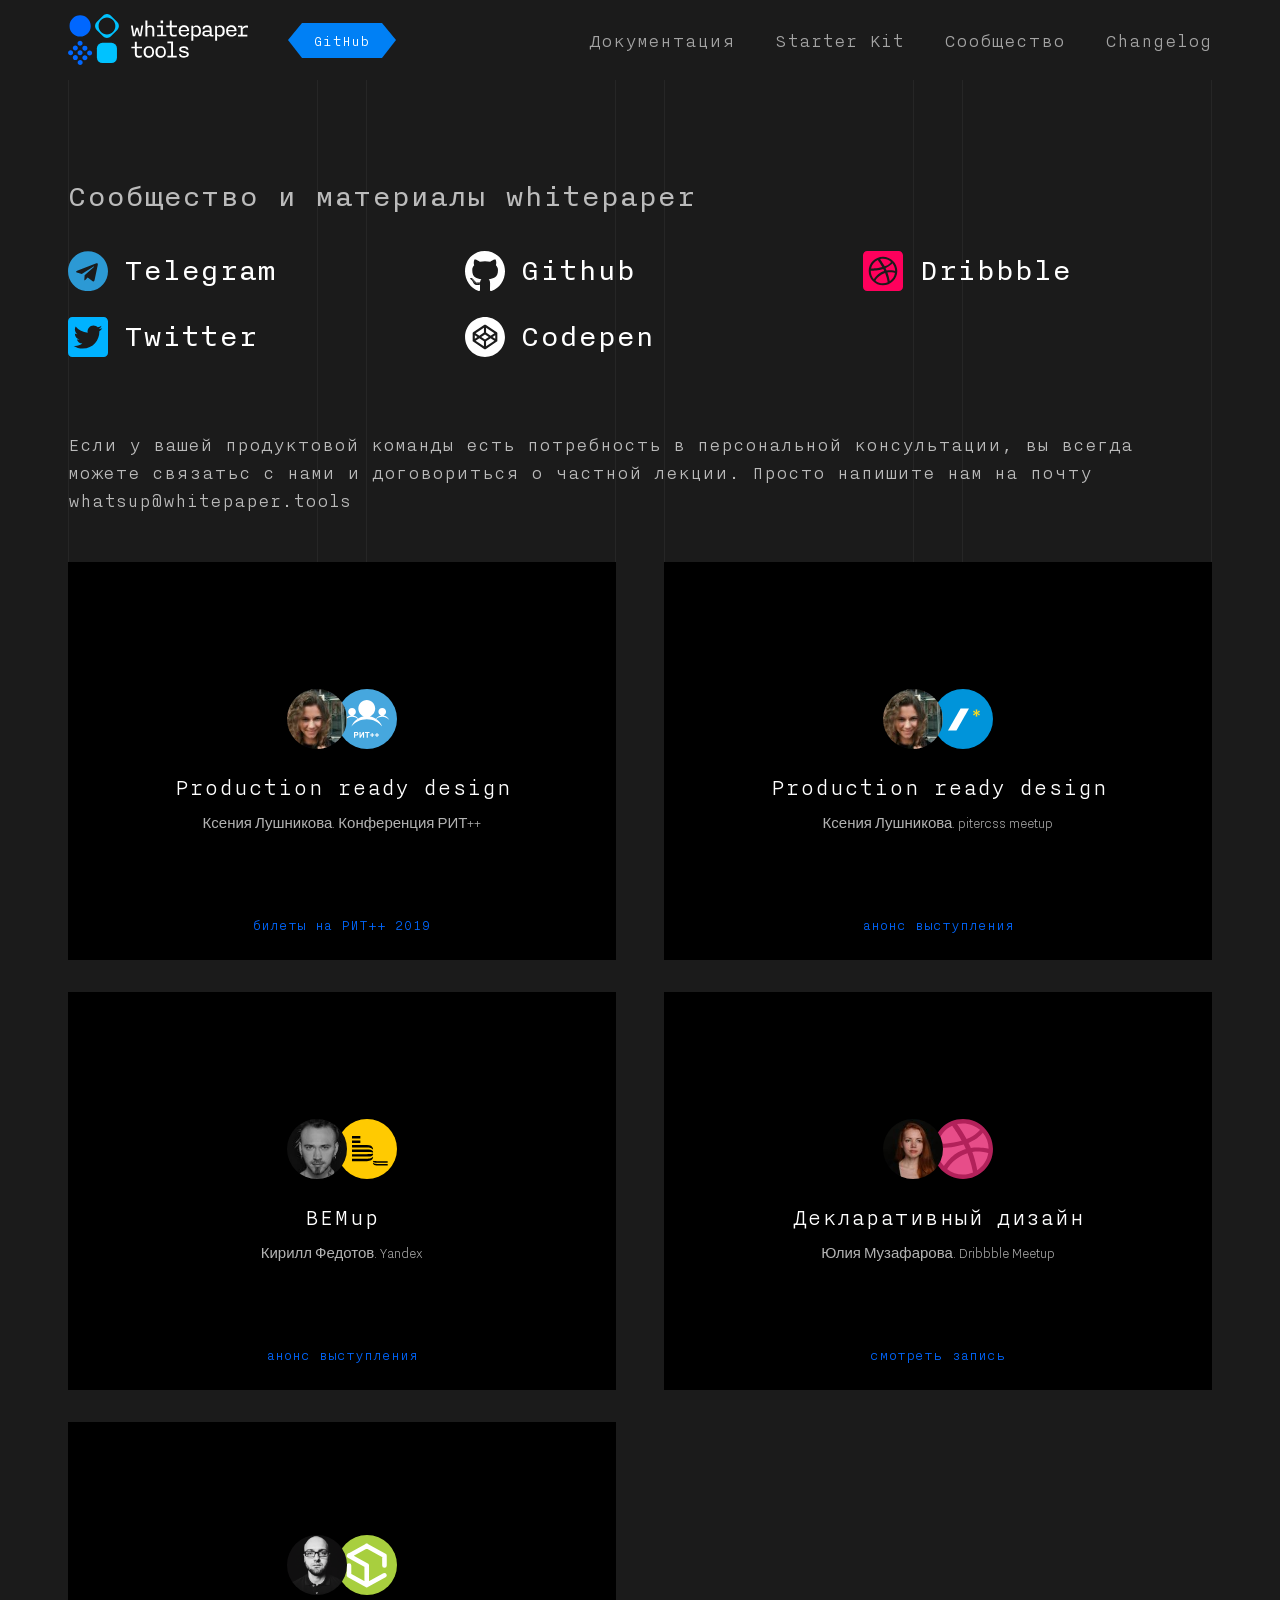
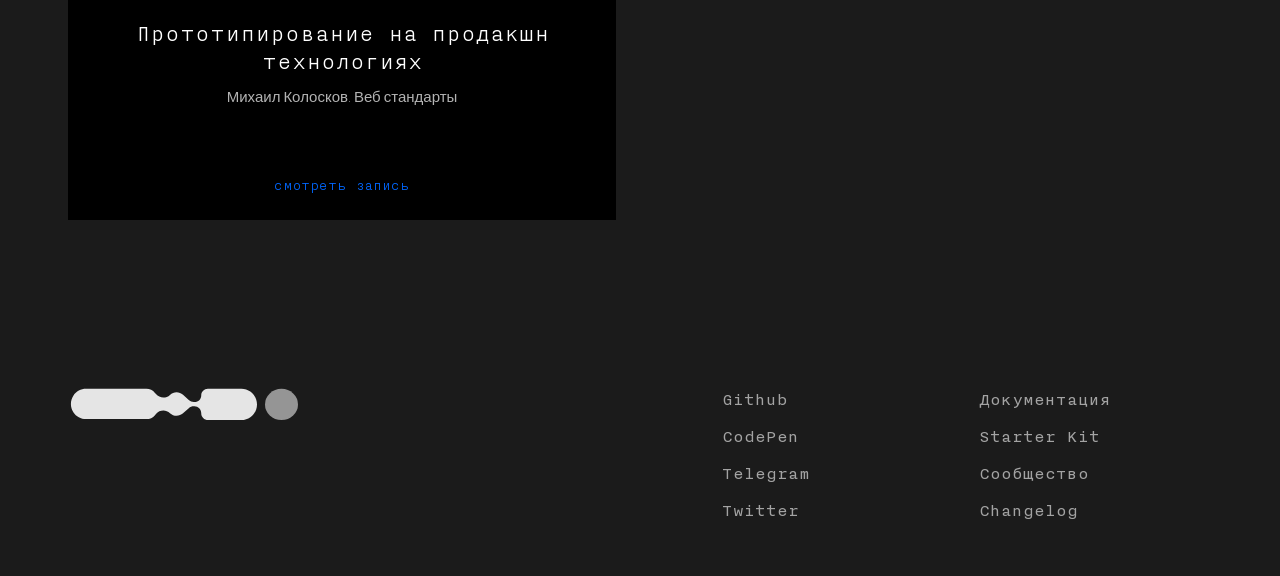
<file: community.html>
<!DOCTYPE html><html class="ua_js_no" lang="ru"><head><meta charset="utf-8"><meta http-equiv="X-UA-Compatible" content="IE=edge"><title>whitepaper</title><script>(function(e,c){e[c]=e[c].replace(/(ua_js_)no/g,"$1yes");})(document.documentElement,"className");</script><meta name="description" content=""><meta name="viewport" content="width=device-width, initial-scale=1"><link rel="stylesheet" href="//cdn-images.mailchimp.com/embedcode/classic-10_7.css"><link rel="stylesheet" href="community.min.css"><script src="https://code.jquery.com/jquery-3.2.1.js"></script><link rel="shortcut icon" href="/favicon.ico"></head><body class="page theme theme_color_whitepaper-portal-inverse theme_space_default theme_breakpoint_default theme_size_default theme_gap_medium theme_menu_default theme_font_nitti component component_whitepaper_default"><div class="tpl-layout"><div class="tpl-layout__content"><div class="tpl-layout__container tpl-layout__container_align_center tpl-layout__container_size_m"><div class="grid-decoration tpl-grid tpl-grid_ratio_1-1-1-1 tpl-grid_col-gap_full"><div class="grid-decoration__column"></div><div class="grid-decoration__column"></div><div class="grid-decoration__column"></div><div class="grid-decoration__column"></div></div></div></div><div class="menu"><div class="menu__content tpl-layout__content"><div class="menu__container tpl-layout__container tpl-layout__container_size_m tpl-layout__container_align_center"><div class="menu__inner"><div class="menu__paper"><a class="menu__logo" href="/index.html"></a><div class="menu__download"><a class="figured-button theme theme_color_whitepaper-portal-brand" href="https://github.com/whitepapertools">GitHub</a></div></div><div class="menu__nav"><a class="menu__item text text_size_xl text_view_primary text_weight_light" href="/doc.html">Документация</a><a class="menu__item text text_size_xl text_view_primary text_weight_light" href="/starter-kit.html">Starter Kit</a><a class="menu__item text text_size_xl text_view_primary text_weight_light" href="/community.html">Сообщество</a><a class="menu__item text text_size_xl text_view_primary text_weight_light" href="/changelog.html">Changelog</a></div></div></div></div></div><div class="tpl-layout__content decorator decorator_indent-b_xxxxxxl"><div class="tpl-layout__container tpl-layout__container_align_center tpl-layout__container_size_m"><div class="community-page"><div class="community-page__social"><div class="text text_size_xxxl text_view_secondary decorator decorator_indent-b_xxl">Сообщество и материалы whitepaper</div><div class="tpl-grid tpl-grid_xs-ratio_1 tpl-grid_s-ratio_1-1-1 tpl-grid_col-gap_full tpl-grid_row-gap_full"><div class="tpl-grid__fraction"><div class="tpl-grid__social-wrapper decorator decorator_indent-b_xl" style="display:flex; align-items: center;"><div class="brand-logo brand-logo_name_telegram-inverse brand-logo_size_s"></div><a class="text text_view_primary text_size_xxxl text_display_inline decorator decorator_indent-l_m" href="https://t.me/whitepapertools" style="text-decoration: none">Telegram</a></div><div class="tpl-grid__social-wrapper decorator decorator_indent-b_xl" style="display:flex; align-items: center;"><div class="brand-logo brand-logo_name_twitter-inverse brand-logo_size_s"></div><a class="text text_view_primary text_size_xxxl text_display_inline decorator decorator_indent-l_m" href="https://twitter.com/whitepapertools" style="text-decoration: none">Twitter</a></div></div><div class="tpl-grid__fraction"><div class="tpl-grid__social-wrapper decorator decorator_indent-b_xl" style="display:flex; align-items: center;"><div class="brand-logo brand-logo_name_github-inverse brand-logo_size_s"></div><a class="text text_view_primary text_size_xxxl text_display_inline decorator decorator_indent-l_m" href="https://github.com/whitepapertools" style="text-decoration: none">Github</a></div><div class="tpl-grid__social-wrapper decorator decorator_indent-b_xl" style="display:flex; align-items: center;"><div class="brand-logo brand-logo_name_codepen brand-logo_size_s"></div><a class="text text_view_primary text_size_xxxl text_display_inline decorator decorator_indent-l_m" href="https://codepen.io/whitepapertools/" style="text-decoration: none">Codepen</a></div></div><div class="tpl-grid__fraction"><div class="tpl-grid__social-wrapper decorator decorator_indent-b_xl" style="display:flex; align-items: center;"><div class="brand-logo brand-logo_name_dribbble-inverse brand-logo_size_s"></div><a class="text text_view_primary text_size_xxxl text_display_inline decorator decorator_indent-l_m" href="https://dribbble.com/whitepapertools" style="text-decoration: none">Dribbble</a></div></div></div></div><div class="text text_size_xl text_view_secondary text_weight_light decorator decorator_indent-v_xxxxl">Если у вашей продуктовой команды есть потребность в персональной консультации, вы всегда можете связатьс с нами и договориться о частной лекции. Просто напишите нам на почту whatsup@whitepaper.tools</div><div class="tpl-grid tpl-grid_xs-ratio_1 tpl-grid_m-ratio_1-1 tpl-grid_col-gap_full tpl-grid_row-gap_full tpl-grid_vertical-align_top"><div class="tpl-grid__fraction"><div class="community-events"><div class="community-events__wrapper pt-card pt-card_view_brand decorator decorator_indent-b_xxl" style="background:#000; min-width: 320px;"><div class="community-events__bg pt-card__image pt-card__image_size_cover"></div><div class="community-events__content pt-card__content pt-card__content_vertical-align_center pt-card__content_distribute_center pt-card__content_space-a_xl"><div class="community-events__info"><div class="community-events__graphics decorator decorator_indent-b_xl"><div class="community-events__userpic"><div class="avatar"><div class="avatar__photo avatar__photo_size_m"><img class="image" src="/assets/team/ksusha.jpg" width="60"></div></div></div><div class="community-events__conf-logo"><div class="brand-logo brand-logo_name_rit brand-logo_size_m"></div></div></div><div class="text text_size_xxl text_view_primary text_align_center text_weight_light decorator decorator_indent-b_s" style="line-height: var(--line-height-typo-xl);">Production ready design</div><div class="text text_size_m text_view_secondary text_align_center text_font_sans text_weight_light" style="width: 100%;">Ксения Лушникова. Конференция РИТ++</div></div></div><div class="community-events__footer pt-card__footer pt-card__footer_distribute_center pt-card__footer_space-a_xl"><a class="community-events__source-text text text_size_m text_view_link text_weight_light text_align_center" href="https://ritfest.ru">билеты на РИТ++ 2019</a></div></div></div></div><div class="tpl-grid__fraction"><div class="community-events"><div class="community-events__wrapper pt-card pt-card_view_brand decorator decorator_indent-b_xxl" style="background:#000; min-width: 320px;"><div class="community-events__bg pt-card__image pt-card__image_size_cover"></div><div class="community-events__content pt-card__content pt-card__content_vertical-align_center pt-card__content_distribute_center pt-card__content_space-a_xl"><div class="community-events__info"><div class="community-events__graphics decorator decorator_indent-b_xl"><div class="community-events__userpic"><div class="avatar"><div class="avatar__photo avatar__photo_size_m"><img class="image" src="/assets/team/ksusha.jpg" width="60"></div></div></div><div class="community-events__conf-logo"><div class="brand-logo brand-logo_name_pitercss-meetup brand-logo_size_m"></div></div></div><div class="text text_size_xxl text_view_primary text_align_center text_weight_light decorator decorator_indent-b_s" style="line-height: var(--line-height-typo-xl);">Production ready design</div><div class="text text_size_m text_view_secondary text_align_center text_font_sans text_weight_light" style="width: 100%;">Ксения Лушникова. pitercss meetup</div></div></div><div class="community-events__footer pt-card__footer pt-card__footer_distribute_center pt-card__footer_space-a_xl"><a class="community-events__source-text text text_size_m text_view_link text_weight_light text_align_center" href="https://twitter.com/pitercss_meetup">анонс выступления</a></div></div></div></div></div><div class="tpl-grid tpl-grid_xs-ratio_1 tpl-grid_m-ratio_1-1 tpl-grid_col-gap_full tpl-grid_row-gap_full tpl-grid_vertical-align_top"><div class="tpl-grid__fraction"><div class="community-events"><div class="community-events__wrapper pt-card pt-card_view_brand decorator decorator_indent-b_xxl" style="background:#000; min-width: 320px;"><div class="community-events__bg pt-card__image pt-card__image_size_cover"></div><div class="community-events__content pt-card__content pt-card__content_vertical-align_center pt-card__content_distribute_center pt-card__content_space-a_xl"><div class="community-events__info"><div class="community-events__graphics decorator decorator_indent-b_xl"><div class="community-events__userpic"><div class="avatar"><div class="avatar__photo avatar__photo_size_m"><img class="image" src="/assets/team/kirill.jpg" width="60"></div></div></div><div class="community-events__conf-logo"><div class="brand-logo brand-logo_name_bemup brand-logo_size_m"></div></div></div><div class="text text_size_xxl text_view_primary text_align_center text_weight_light decorator decorator_indent-b_s" style="line-height: var(--line-height-typo-xl);">BEMup</div><div class="text text_size_m text_view_secondary text_align_center text_font_sans text_weight_light" style="width: 100%;">Кирилл Федотов. Yandex</div></div></div><div class="community-events__footer pt-card__footer pt-card__footer_distribute_center pt-card__footer_space-a_xl"><a class="community-events__source-text text text_size_m text_view_link text_weight_light text_align_center" href="https://events.yandex.ru/events/bemup/">анонс выступления</a></div></div></div></div><div class="tpl-grid__fraction"><div class="community-events"><div class="community-events__wrapper pt-card pt-card_view_brand decorator decorator_indent-b_xxl" style="background:#000; min-width: 320px;"><div class="community-events__bg pt-card__image pt-card__image_size_cover"></div><div class="community-events__content pt-card__content pt-card__content_vertical-align_center pt-card__content_distribute_center pt-card__content_space-a_xl"><div class="community-events__info"><div class="community-events__graphics decorator decorator_indent-b_xl"><div class="community-events__userpic"><div class="avatar"><div class="avatar__photo avatar__photo_size_m"><img class="image" src="/assets/team/julya.jpg" width="60"></div></div></div><div class="community-events__conf-logo"><div class="brand-logo brand-logo_name_dribbble brand-logo_size_m"></div></div></div><div class="text text_size_xxl text_view_primary text_align_center text_weight_light decorator decorator_indent-b_s" style="line-height: var(--line-height-typo-xl);">Декларативный дизайн</div><div class="text text_size_m text_view_secondary text_align_center text_font_sans text_weight_light" style="width: 100%;">Юлия Музафарова. Dribbble Meetup</div></div></div><div class="community-events__footer pt-card__footer pt-card__footer_distribute_center pt-card__footer_space-a_xl"><a class="community-events__source-text text text_size_m text_view_link text_weight_light text_align_center" href="https://www.youtube.com/watch?v=dhHlaiD0NZc&amp;feature=youtu.be&amp;t=7h37m1s">смотреть запись</a></div></div></div></div></div><div class="tpl-grid tpl-grid_xs-ratio_1 tpl-grid_m-ratio_1-1 tpl-grid_col-gap_full tpl-grid_row-gap_full tpl-grid_vertical-align_top"><div class="tpl-grid__fraction"><div class="community-events"><div class="community-events__wrapper pt-card pt-card_view_brand decorator decorator_indent-b_xxl" style="background:#000; min-width: 320px;"><div class="community-events__bg pt-card__image pt-card__image_size_cover"></div><div class="community-events__content pt-card__content pt-card__content_vertical-align_center pt-card__content_distribute_center pt-card__content_space-a_xl"><div class="community-events__info"><div class="community-events__graphics decorator decorator_indent-b_xl"><div class="community-events__userpic"><div class="avatar"><div class="avatar__photo avatar__photo_size_m"><img class="image" src="/assets/team/misha.png" width="60"></div></div></div><div class="community-events__conf-logo"><div class="brand-logo brand-logo_name_webstandarts brand-logo_size_m"></div></div></div><div class="text text_size_xxl text_view_primary text_align_center text_weight_light decorator decorator_indent-b_s" style="line-height: var(--line-height-typo-xl);">Прототипирование на продакшн технологиях</div><div class="text text_size_m text_view_secondary text_align_center text_font_sans text_weight_light" style="width: 100%;">Михаил Колосков. Веб стандарты</div></div></div><div class="community-events__footer pt-card__footer pt-card__footer_distribute_center pt-card__footer_space-a_xl"><a class="community-events__source-text text text_size_m text_view_link text_weight_light text_align_center" href="https://www.youtube.com/watch?v=YUKHcQJEELw">смотреть запись</a></div></div></div></div><div class="tpl-grid__fraction"></div></div></div></div></div><div class="count"><script type="text/javascript" >
						(function (d, w, c) {
								(w[c] = w[c] || []).push(function() {
										try {
												w.yaCounter50119540 = new Ya.Metrika2({
														id:50119540,
														clickmap:true,
														trackLinks:true,
														accurateTrackBounce:true,
														webvisor:true
												});
										} catch(e) { }
								});

								var n = d.getElementsByTagName("script")[0],
										s = d.createElement("script"),
										f = function () { n.parentNode.insertBefore(s, n); };
								s.type = "text/javascript";
								s.async = true;
								s.src = "https://mc.yandex.ru/metrika/tag.js";

								if (w.opera == "[object Opera]") {
										d.addEventListener("DOMContentLoaded", f, false);
								} else { f(); }
						})(document, window, "yandex_metrika_callbacks2");
				</script>
				<noscript><div><img src="https://mc.yandex.ru/watch/50119540" style="position:absolute; left:-9999px;" alt="" /></div></noscript></div><div class="footer tpl-layout"><div class="footer__content tpl-layout__content"><div class="footer__container tpl-layout__container tpl-layout__container_align_center tpl-layout__container_size_m"><div class="footer__inner tpl-grid tpl-grid_s-columns_12 tpl-grid_m-columns_12 tpl-grid_l-columns_12 tpl-grid_col-gap_full tpl-grid_raw-gap_full"><div class="footer__logo tpl-grid__fraction tpl-grid__fraction_xs-col_3 tpl-grid__fraction_s-col_3 tpl-grid__fraction_m-col_4 tpl-grid__fraction_l-col_4"><img class="image" src="/assets/partners/whitepaper.svg" width="230"></div><div class="footer__menu tpl-grid__fraction tpl-grid__fraction_xs-col_3 tpl-grid__fraction_s-col_3 tpl-grid__fraction_m-col_8 tpl-grid__fraction_l-col_8"><div class="footer__menu-list tpl-grid tpl-grid_xs-ratio_1 tpl-grid_s-ratio_1-1 tpl-grid_m-ratio_1-1-1 tpl-grid_col-gap_half"><div class="footer__unit"></div><div class="footer__unit"><div class="footer__item"><a class="text text_size_l text_view_primary decorator decorator_indent-b_s" href="https://github.com/whitepapertools">Github</a></div><div class="footer__item"><a class="text text_size_l text_view_primary decorator decorator_indent-b_s" href="https://codepen.io/whitepapertools/">CodePen</a></div><div class="footer__item"><a class="text text_size_l text_view_primary decorator decorator_indent-b_s" href="https://t.me/whitepapertools">Telegram</a></div><div class="footer__item"><a class="text text_size_l text_view_primary decorator decorator_indent-b_s" href="https://twitter.com/whitepapertools">Twitter</a></div></div><div class="footer__unit"><div class="footer__item"><a class="text text_size_l text_view_primary decorator decorator_indent-b_s" href="/doc.html">Документация</a></div><div class="footer__item"><a class="text text_size_l text_view_primary decorator decorator_indent-b_s" href="/starter-kit.html">Starter Kit</a></div><div class="footer__item"><a class="text text_size_l text_view_primary decorator decorator_indent-b_s" href="/community.html">Сообщество</a></div><div class="footer__item"><a class="text text_size_l text_view_primary decorator decorator_indent-b_s" href="/changelog.html">Changelog</a></div></div></div></div></div></div></div></div></div><script src="community.min.js"></script></body></html>
</file>
<file: index.min.css>
.page{background-color:var(--color-bg-default);padding:0;margin:0}.page,html{height:100%}.theme_breakpoint_default{--screen-xs: 320px;--screen-s: 720px;--screen-m: 1024px;--screen-l: 1280px;--screen-xl: 1440px;--screen-xxl: 1600px;--screen-xs-max: 719px;--screen-s-max: 1023px;--screen-m-max: 1279px;--screen-l-max: 1439px;--screen-xl-max: 1599px;--screen-xxl-max: 1920px}.events{padding:var(--space-xxl);background-color:var(--color-bg-default)}@media screen and (max-width:719px){.events{height:500px}}.theme_color_whitepaper-portal-inverse{--color-bg-brand: #0067ff;--color-bg-action: rgb(102, 163, 255);--color-bg-selection: rgb(158, 198, 255);--color-bg-hover: rgba(255, 255, 255, 0.15);--color-bg-border: rgba(255, 255, 255, 0.1);--color-bg-stripe: rgba(255, 255, 255, 0.04);--color-bg-ghost: rgba(255, 255, 255, 0.08);--color-bg-default: #1b1b1b;--color-bg-tone: rgba(255, 255, 255, 0.9);--color-bg-soft: rgba(27, 27, 27, 0.97);--color-bg-success: #00985f;--color-bg-alert: #f33;--color-bg-warning: #f90;--color-bg-normal: #dde3e5;--color-bg-system: #778a9b;--color-bg-link: rgba(83, 166, 243, 0.4);--color-typo-brand: #0067ff;--color-typo-primary: #fff;--color-typo-promo: rgba(255, 255, 255, 0.8);--color-typo-secondary: rgba(255, 255, 255, 0.7);--color-typo-ghost: rgba(255, 255, 255, 0.3);--color-typo-disable: rgba(255, 255, 255, 0.3);--color-typo-success: #00985f;--color-typo-warning: #f90;--color-typo-alert: #f33;--color-link: #0067ff;--color-link-external: #0067ff;--color-link-minor: rgb(142, 143, 180);--color-link-hover: rgb(0, 88, 219)}.theme_space_default{--space-xxxs: 2px;--space-xxs: 4px;--space-xs: 8px;--space-s: 12px;--space-m: 16px;--space-l: 20px;--space-xl: 24px;--space-xxl: 32px;--space-xxxl: 40px;--space-xxxxl: 48px;--space-xxxxxl: 72px;--space-xxxxxxl: 96px}.theme_size_default{--size-typo-xs: 11px;--size-typo-s: 13px;--size-typo-m: 15px;--size-typo-l: 18px;--size-typo-xl: 20px;--size-typo-xxl: 24px;--size-typo-xxxl: 32px;--size-typo-xxxxl: 48px;--size-typo-xxxxxl: 72px;--size-typo-xxxxxxl: 96px;--line-height-typo-xs: 15px;--line-height-typo-s: 18px;--line-height-typo-m: 21px;--line-height-typo-l: 25px;--line-height-typo-xl: 28px;--line-height-typo-xxl: 34px;--line-height-typo-xxxl: 42px;--line-height-typo-xxxxl: 62px;--line-height-typo-xxxxxl: 82px;--line-height-typo-xxxxxxl: 115px}:root{--gap: 16px;--col-gap-third: calc(var(--gap) * 0.33);--col-gap-half: calc(var(--gap) * 0.5);--col-gap-two-thirds: calc(var(--gap) * 0.66);--col-gap-full: var(--gap);--col-gap-2x: calc(var(--gap) * 2);--col-gap-3x: calc(var(--gap) * 3)}@media screen and (min-width:720px){:root{--gap: 32px}}@media screen and (min-width:1024px){:root{--gap: 40px}}@media screen and (min-width:1280px){:root{--gap: 48px}}.theme_menu_default{--menu-unfold: 300px;--menu-fold: 56px}@font-face{font-family:'nitti';font-style:normal;font-weight:600;src:local("Nitti Bold"),local("Nitti-Bold"),url(../../static/sM0RdTxQ_sXU_vCNuAzmEBtp400.woff2) format("woff2")}@font-face{font-family:'nitti';font-style:normal;font-weight:400;src:local("Nitti Normal"),local("Nitti-Normal"),url(../../static/0a2UOClxdCr2EA7O70AnXpaMuv8.woff2) format("woff2")}@font-face{font-family:'nitti';font-style:normal;font-weight:300;src:local("Nitti Light"),local("Nitti-Light"),url(../../static/gwmfTMC_Orwla-MvYIr7i-eOEOs.woff2) format("woff2")}@font-face{font-family:'nitti-sans';font-style:normal;font-weight:600;src:local("Nitti Grotesk Bold"),local("Nitti-Grotest-Bold"),url(../../static/57n4Wy5vY3Oo6h7jX5QVDwiTzVE.woff2) format("woff2")}@font-face{font-family:'nitti-sans';font-style:italic;font-weight:600;src:local("Nitti Grotest Bold Italic"),local("Nitti-Grotest-Bold-Italic"),url(../../static/2WBRD00SyNQdZOKpfprrZO19w2o.woff2) format("woff2")}@font-face{font-family:'nitti-sans';font-style:normal;font-weight:400;src:local("Nitti Grotest Normal"),local("Nitti-Grotest-Normal"),url(../../static/Enbz_kq4fcjBw6WreDzIj-jBgRQ.woff2) format("woff2")}@font-face{font-family:'nitti-sans';font-style:italic;font-weight:400;src:local("Nitti Grotest Normal"),local("Nitti-Grotest-Normal Italic"),url(../../static/IY6yJeNmt3yyXHaQHwOltXVlr2Y.woff2) format("woff2")}@font-face{font-family:'nitti-sans';font-style:normal;font-weight:300;src:local("Nitti Grotest Light"),local("Nitti-Grotest-Light"),url(../../static/alrkWwmijg305xMOJ4D2U3tgKiQ.woff2) format("woff2")}@font-face{font-family:'nitti-sans';font-style:italic;font-weight:300;src:local("Nitti Grotesk Light"),local("Nitti-Grotesk-Light Italic"),url(../../static/BGX2PjicqAYo7QqiT9C3QUbXdQs.woff2) format("woff2")}.theme_font_nitti{--font-sans: "nitti-sans", "Roboto", Helvetica, Arial, sans-serif;--font-mono: "nitti", monospace;font-family:var(--font-mono)}.tpl-layout{display:grid}.tpl-layout__content{padding:0 var(--gap)}.tpl-layout__container{width:100%}.grid-decoration{position:fixed;max-width:1144px;height:100%;z-index:-1;opacity:.5}.grid-decoration__column{border-left:1px solid var(--color-bg-border);border-right:1px solid var(--color-bg-border)}.tpl-grid{display:grid;width:100%}.tpl-grid_xs-columns_2{grid-template-columns:repeat(2,1fr)}.tpl-grid_xs-columns_3{grid-template-columns:repeat(3,1fr)}@media screen and (max-width:719px){.tpl-grid_xs-ratio_1-1-1{-webkit-box-orient:horizontal;-webkit-box-direction:normal;-ms-flex-flow:row wrap;flex-flow:row wrap;grid-template-columns:1fr 1fr 1fr}.tpl-grid_xs-ratio_1-1 .tpl-grid__fraction,.tpl-grid_xs-ratio_1-1-1 .tpl-grid__fraction{padding:var(--col-gap-half);-webkit-box-sizing:border-box;box-sizing:border-box}.tpl-grid_xs-ratio_1-1{grid-template-columns:1fr 1fr}}@media screen and (min-width:720px){.tpl-grid_s-ratio_1-1-1-1-1{grid-template-columns:1fr 1fr 1fr 1fr 1fr}.tpl-grid_s-ratio_1-1-1-1{grid-template-columns:1fr 1fr 1fr 1fr}.tpl-grid_s-ratio_1-1-1{grid-template-columns:1fr 1fr 1fr}.tpl-grid_s-ratio_1-1{grid-template-columns:1fr 1fr}.tpl-grid_s-columns_5{grid-template-columns:repeat(5,1fr)}.tpl-grid_s-columns_6{grid-template-columns:repeat(6,1fr)}.tpl-grid_s-columns_8{grid-template-columns:repeat(8,1fr)}}@media screen and (min-width:1024px){.tpl-grid_m-ratio_1-1-1-1-1{grid-template-columns:1fr 1fr 1fr 1fr 1fr}.tpl-grid_m-ratio_1-1-1-1{grid-template-columns:1fr 1fr 1fr 1fr}.tpl-grid_m-ratio_1-1-1{grid-template-columns:1fr 1fr 1fr}.tpl-grid_m-ratio_1-1{grid-template-columns:1fr 1fr}.tpl-grid_m-columns_12{grid-template-columns:repeat(12,1fr)}.tpl-grid_m-columns_10{grid-template-columns:repeat(10,1fr)}.tpl-grid_m-columns_6{grid-template-columns:repeat(6,1fr)}}@media screen and (min-width:1280px){.tpl-grid_l-ratio_1-1-1-1-1{grid-template-columns:1fr 1fr 1fr 1fr 1fr}.tpl-grid_l-ratio_1-1-1-1{grid-template-columns:1fr 1fr 1fr 1fr}.tpl-grid_l-ratio_1-1-1{grid-template-columns:1fr 1fr 1fr}.tpl-grid_l-ratio_1-1{grid-template-columns:1fr 1fr}.tpl-grid_l-columns_12{grid-template-columns:repeat(12,1fr)}.tpl-grid_l-columns_10{grid-template-columns:repeat(10,1fr)}.tpl-grid_l-columns_6{grid-template-columns:repeat(6,1fr)}}@media screen and (min-width:1440px){.tpl-grid_xl-ratio_1-1-1-1-1{grid-template-columns:1fr 1fr 1fr 1fr 1fr}.tpl-grid_xl-ratio_1-1-1-1{grid-template-columns:1fr 1fr 1fr 1fr}.tpl-grid_xl-ratio_1-1-1{grid-template-columns:1fr 1fr 1fr}.tpl-grid_xl-ratio_1-1{grid-template-columns:1fr 1fr}.tpl-grid_xl-columns_12{grid-template-columns:repeat(12,1fr)}.tpl-grid_xl-columns_10{grid-template-columns:repeat(10,1fr)}.tpl-grid_xl-columns_6{grid-template-columns:repeat(6,1fr)}}.tpl-grid_ratio_1-1-1-1{grid-template-columns:1fr 1fr 1fr 1fr}.tpl-grid_col-gap_full{grid-column-gap:var(--col-gap-full)}.menu{-webkit-box-sizing:border-box;box-sizing:border-box;width:100%;z-index:100;background-color:var(--color-bg-default);margin-bottom:var(--space-xxxxxxl)}.menu__logo{display:block;width:180px;height:52px;background-size:100%;background-image:url(../../static/e4riXy_9RId_a2SSYMXbBuDOcjw.svg);background-repeat:no-repeat}.menu__item{position:relative;padding-left:var(--space-xxxl);text-decoration:none;opacity:.6}.menu__item:hover{opacity:1}.menu__inner{-webkit-box-align:center;-ms-flex-align:center;align-items:center;-webkit-box-pack:justify;-ms-flex-pack:justify;justify-content:space-between;min-height:80px}.menu__inner,.menu__nav,.menu__paper{display:-webkit-box;display:-ms-flexbox;display:flex}.menu__nav{-webkit-box-orient:horizontal;-webkit-box-direction:normal;-ms-flex-flow:row nowrap;flex-flow:row nowrap;-webkit-box-align:baseline;-ms-flex-align:baseline;align-items:baseline}.menu__paper{-webkit-box-pack:justify;-ms-flex-pack:justify;justify-content:space-between;-webkit-box-align:center;-ms-flex-align:center;align-items:center}.menu__download{padding-left:var(--space-xxxl);margin-right:14px}@media screen and (max-width:719px){.menu__nav{-ms-flex-wrap:wrap;flex-wrap:wrap}.menu__paper{padding-top:var(--space-xl);margin-bottom:var(--space-xl)}.menu__inner{display:block}.menu__item{-webkit-box-sizing:border-box;box-sizing:border-box;padding:var(--space-s) 0;width:50%}}@media screen and (min-width:720px) and (max-width:1023px){.menu__paper{padding-top:var(--space-l);margin-bottom:var(--space-l)}.menu__inner{display:block}.menu__item{position:relative;padding-left:0;padding-right:var(--space-xxxl)}}@media screen and (min-width:1024px) and (max-width:1279px){.menu__paper{padding-top:var(--space-l);margin-bottom:var(--space-l)}.menu__inner{display:block}.menu__item{position:relative;padding-left:0;padding-right:var(--space-xxxl)}}.figured-button{padding:var(--space-xs) var(--space-s);background-color:var(--color-bg-default);font-size:var(--size-l);font-weight:300;color:var(--color-typo-primary);display:inline-block;margin-left:14px;text-decoration:none}.figured-button:after,.figured-button:before{position:absolute;border-top:17px solid transparent;border-bottom:18px solid transparent;margin-top:-8px}.figured-button:before{border-right:14px solid var(--color-bg-default);content:'';margin-left:-26px}.figured-button:after{content:' ';border-left:14px solid var(--color-bg-default);margin-left:12px}.figured-button:hover{opacity:.7}.theme_color_whitepaper-portal-brand{--color-bg-brand: #fff;--color-bg-action: rgb(255, 255, 255);--color-bg-selection: rgb(255, 255, 255);--color-bg-hover: rgba(255, 255, 255, 0.15);--color-bg-border: rgba(255, 255, 255, 0.8);--color-bg-stripe: rgba(255, 255, 255, 0.04);--color-bg-ghost: rgba(255, 255, 255, 0.08);--color-bg-default: #0080F5;--color-bg-tone: rgba(255, 255, 255, 0.9);--color-bg-soft: rgba(0, 128, 245, 0.97);--color-bg-success: #00985f;--color-bg-alert: #f33;--color-bg-warning: #f90;--color-bg-normal: #dde3e5;--color-bg-system: #778a9b;--color-bg-link: rgba(16, 147, 234, 0.4);--color-typo-brand: #fff;--color-typo-primary: #fff;--color-typo-promo: rgba(255, 255, 255, 0.8);--color-typo-secondary: rgba(255, 255, 255, 0.6);--color-typo-ghost: rgba(255, 255, 255, 0.3);--color-typo-disable: rgba(255, 255, 255, 0.3);--color-typo-success: #00985f;--color-typo-warning: #f90;--color-typo-alert: #f33;--color-link: #0056b3;--color-link-external: #0056b3;--color-link-minor: rgb(98, 104, 147);--color-link-hover: rgb(0, 69, 143)}.text_size_xl{font-size:var(--size-typo-xl);line-height:var(--line-height-typo-xl)}.text_view_primary{color:var(--color-typo-primary)}.text_weight_light{font-weight:300}.intro__title{font-size:56px;letter-spacing:-1px}.intro__combination{background-color:#00c2ff;border-radius:12px 0 0 12px;margin-right:20px;padding-left:12px}.intro__combination:after{border-left:20px solid #00c2ff}.intro__simple{background-color:#0051c7;border-radius:99em;padding-left:12px;padding-right:12px}.intro__entities{background-color:#6b6b6b;margin-left:20px}.intro__combination:after,.intro__entities:after,.intro__entities:before{content:'';position:absolute;border-top:34px solid transparent;border-bottom:33px solid transparent}.intro__entities:before{border-right:20px solid #6b6b6b;margin-left:-20px}.intro__entities:after{border-left:20px solid #6b6b6b}@media screen and (max-width:719px){.intro__title{font-size:32px}.intro__combination{margin-right:12px;padding-left:8px}.intro__combination:after{border-top-width:19px;border-left-width:12px;border-bottom-width:19px}.intro__simple{padding-left:8px;padding-right:8px}.intro__entities{margin-left:12px}.intro__entities:before{border-top-width:19px;border-right-width:12px;border-bottom-width:19px;margin-left:-12px}.intro__entities:after{border-top-width:19px;border-left-width:12px;border-bottom-width:19px}}@media screen and (min-width:720px) and (max-width:1023px){.intro__title{font-size:40px}.intro__combination{margin-right:14px}.intro__combination:after{border-top-width:24px;border-left-width:14px;border-bottom-width:24px}.intro__entities{margin-left:14px}.intro__entities:before{border-top-width:24px;border-right-width:14px;border-bottom-width:24px;margin-left:-14px}.intro__entities:after{border-top-width:24px;border-left-width:14px;border-bottom-width:24px}}@media screen and (min-width:1024px) and (max-width:1279px){.intro__title{font-size:46px}.intro__combination{margin-right:17px}.intro__combination:after{border-top-width:28px;border-left-width:17px;border-bottom-width:27px}.intro__entities{margin-left:17px}.intro__entities:before{border-top-width:28px;border-right-width:17px;border-bottom-width:27px;margin-left:-17px}.intro__entities:after{border-top-width:28px;border-left-width:17px;border-bottom-width:27px}}.text_font_mono{font-family:var(--font-mono)}.text_display_inline-block{display:inline-block}.decorator_indent-b_xxxxxxl{margin-bottom:var(--space-xxxxxxl)}.layers{margin-top:calc(3*var(--space-xxxl));height:56vh}@media screen and (max-width:1023px){.layers{display:none}}@media screen and (min-width:1024px) and (max-width:1279px){.layers{margin-top:calc(2*var(--space-xxxl))}}.layer-card{padding:var(--space-xxl);-webkit-box-sizing:border-box;box-sizing:border-box}.layer-card_view_blue{top:calc(3*var(--space-xxxl));width:420px;background-color:#00c2ff;-webkit-box-shadow:16px 24px 0 #0051c7;box-shadow:16px 24px 0 #0051c7}.layer-card_view_gray-monochrome{margin-left:326px;margin-top:-7%;width:400px;background-color:#3b3b3b;-webkit-box-shadow:16px 24px 0 #6b6b6b;box-shadow:16px 24px 0 #6b6b6b;z-index:2}.layer-card_view_black-blue,.layer-card_view_black-monochrome{margin-left:547px;margin-top:-13%;width:380px;background-color:var(--color-bg-default);-webkit-box-shadow:16px 16px 0 #0067ff,32px 48px 0 #0051c7;box-shadow:16px 16px 0 #0067ff,32px 48px 0 #0051c7;border:2px solid var(--color-bg-border);z-index:3}.layer-card_view_black-monochrome{padding:var(--space-xxxxxxl) var(--space-xxl) var(--space-xxl);margin-left:824px;margin-top:-42%;width:320px;height:360px;-webkit-box-shadow:16px 16px 0 #3b3b3b,32px 48px 0 #6b6b6b;box-shadow:16px 16px 0 #3b3b3b,32px 48px 0 #6b6b6b;z-index:4}@media screen and (max-width:719px){.layer-card_view_black-monochrome{margin-left:65%}}@media screen and (min-width:1024px) and (max-width:1279px){.layer-card_view_gray-monochrome{margin-left:16%;margin-top:-5%}.layer-card_view_black-blue{margin-left:42%}.layer-card_view_black-monochrome{margin-left:65%}}.text_size_xxxxxxl{font-size:var(--size-typo-xxxxxxl);line-height:var(--line-height-typo-xxxxxxl)}.text_size_xxxl{font-size:var(--size-typo-xxxl);line-height:var(--line-height-typo-xxxl)}.decorator_indent-b_m{margin-bottom:var(--space-m)}.text_size_l{font-size:var(--size-typo-l);line-height:var(--line-height-typo-l)}.text_view_secondary{color:var(--color-typo-secondary)}.editor{position:relative;max-width:1014px;margin:auto;background:#1b1b1b;border-top:22px solid var(--color-bg-ghost);border-right:1px solid var(--color-bg-ghost);border-bottom:1px solid var(--color-bg-ghost);border-left:1px solid var(--color-bg-ghost)}.editor::before{content:'';position:absolute;top:-16px;left:7px;width:10px;height:10px;border-radius:50%;background-color:#c4c4c4;-webkit-box-shadow:17px 0 #c4c4c4,34px 0 #7d7d7d;box-shadow:17px 0 #c4c4c4,34px 0 #7d7d7d}.editor::after,.editor__button{line-height:22px;text-align:center}.editor::after{content:'live demo';position:absolute;top:-22px;left:0;width:100%;color:var(--color-typo-ghost);height:23px;font-size:var(--size-typo-xs)}.editor__left-section{background-color:var(--color-bg-ghost)}.editor__button{border-radius:99em;background:var(--color-bg-brand);font-size:var(--size-typo-m);font-weight:500;color:#252424;display:inline-block;height:22px;cursor:pointer}.editor__button_type_play{padding:0 var(--space-xxl)}.editor__button_type_favourites{width:22px}.editor .img{position:relative;width:100%;padding-bottom:100%}.editor .img svg{position:absolute;top:50%;left:50%;width:90%;-webkit-transform:translate(-50%,-50%);transform:translate(-50%,-50%)}.editor__global-settings,.editor__local-settings{position:absolute;-webkit-box-sizing:border-box;box-sizing:border-box;border-radius:12px;text-align:center}.editor__global-settings{right:-65px;background:#3b3b3b;top:207px;width:300px}.editor__local-settings{top:212px;left:-65px;width:160px;background:var(--color-bg-default)}.editor__editable-text{cursor:pointer;-webkit-transition:background-color .2s ease;transition:background-color .2s ease;border-radius:1px}.editor__editable-text:hover,.editor__editable-text_active{background-color:#639}.editor .text_size_xxxxl{line-height:30px}.editor .pt-table__row{-webkit-box-align:center;-ms-flex-align:center;align-items:center}.editor .btn-minus,.editor .btn-plus{display:inline-block;background-color:#c3c3c3;width:12px;height:12px;border-radius:50%;color:#fff;line-height:12px;text-align:center;cursor:pointer}.editor .plus-minus{display:-webkit-box;display:-ms-flexbox;display:flex;-webkit-box-pack:center;-ms-flex-pack:center;justify-content:center;-webkit-box-align:center;-ms-flex-align:center;align-items:center}.editor .control{display:inline-block;border-radius:8px;cursor:pointer}.editor .control_active{background:#e3e3e3}.editor .control_type_text-style,.editor .control_type_typo,.editor .control_type_weight{height:32px;width:32px;-webkit-box-sizing:border-box;box-sizing:border-box;line-height:32px;text-align:center}.editor .control_type_align{display:-webkit-box;display:-ms-flexbox;display:flex;-webkit-box-pack:center;-ms-flex-pack:center;justify-content:center;-webkit-box-align:center;-ms-flex-align:center;align-items:center;height:32px;width:32px;-webkit-box-sizing:border-box;box-sizing:border-box}.editor .control_type_color,.editor .control_type_view{height:28px;width:28px;padding:4px;-webkit-box-sizing:border-box;box-sizing:border-box;border-radius:50%}.editor .control_type_palette{display:-webkit-box;display:-ms-flexbox;display:flex;-ms-flex-wrap:wrap;flex-wrap:wrap;-webkit-box-align:center;-ms-flex-align:center;align-items:center;-webkit-box-pack:center;-ms-flex-pack:center;justify-content:center;padding:6px;-webkit-box-sizing:border-box;box-sizing:border-box;border-radius:8px}.editor .control_type_palette>.control__color:nth-child(1){margin-right:2px;margin-bottom:2px;background-color:var(--color-bg-brand)}.editor .control_type_palette>.control__color:nth-child(2){margin-bottom:2px;background-color:var(--color-bg-default)}.editor .control_type_palette>.control__color:nth-child(3){margin-right:2px;background-color:var(--color-bg-action)}.editor .control_type_palette>.control__color:nth-child(4){margin-right:2px;background-color:var(--color-typo-primary)}.editor .control__color_size_m{position:relative;border-radius:50%;width:20px;height:20px}.editor .control__color_size_m:before{content:'';position:absolute;top:0;left:0;border-radius:100%;width:100%;height:100%;background:#000}.editor .control__color_view_primary{background-color:var(--color-typo-primary);-webkit-box-shadow:0 0 0 1px rgba(0,0,0,.1);box-shadow:0 0 0 1px rgba(0,0,0,.1)}.editor .control__color_view_primary:before{opacity:0}.editor .control__color_view_secondary{background-color:var(--color-typo-secondary)}.editor .control__color_view_secondary:before{opacity:.4}.editor .control__color_view_ghost{background-color:var(--color-typo-ghost)}.editor .control__color_view_ghost:before{opacity:.6}.editor .control__color_view_brand{background-color:var(--color-typo-brand)}.editor .control__color_view_brand:before{opacity:0}.editor .control__color_size_s{border-radius:50%;width:16px;height:16px}.tpl-layout_structure_10-90{grid-template-columns:10% 90%}.tpl-layout_structure_20-80{grid-template-columns:20% 80%}.tpl-layout_structure_30-70{grid-template-columns:30% 70%}.tpl-layout_structure_40-60{grid-template-columns:40% 60%}.tpl-layout_structure_50-50{grid-template-columns:50% 50%}.tpl-layout_structure_60-40{grid-template-columns:60% 40%}.tpl-layout_structure_70-30{grid-template-columns:70% 30%}.tpl-layout_structure_80-20{grid-template-columns:80% 20%}.tpl-layout_structure_90-10{grid-template-columns:90% 10%}@media screen and (min-width:1024px){.tpl-grid_m-ratio_1-1-1-1-1-1{grid-template-columns:1fr 1fr 1fr 1fr 1fr 1fr}}@media screen and (min-width:720px){.tpl-grid_s-ratio_1-1-1-1{grid-template-columns:1fr 1fr 1fr 1fr}}@media screen and (max-width:719px){.editor{display:none}}@media screen and (min-width:720px) and (max-width:1023px){.editor__global-settings{top:-8px;right:-24px}.editor__local-settings{left:-28px}}@media screen and (min-width:1024px) and (max-width:1279px){.editor__global-settings{top:-8px;right:-36px}.editor__local-settings{left:-34px}}.theme_gap_editor-default{--gap: var(--space-xxxl);--col-gap-third: calc(var(--gap) / 3);--col-gap-half: calc(var(--gap) / 2);--col-gap-two-thirds: calc(var(--gap) * 2 / 3);--col-gap-full: var(--gap)}.theme_size_editor-default{--size-typo-s: 8px;--size-typo-m: 10px;--size-typo-l: 13px;--size-typo-xl: 15px;--size-typo-xxl: 24px;--size-typo-xxxl: 32px;--size-typo-xxxxl: 38px;--line-height-typo-s: 1em;--line-height-typo-m: 1em;--line-height-typo-l: 1em;--line-height-typo-xl: 1.6em;--line-height-typo-xxl: 1em;--line-height-typo-xxxl: 1em;--line-height-typo-xxxxl: 1em}.theme_space_editor-default{--space-module: 4px;--space-xxxs: calc(var(--space-module) / 2);--space-xxs: var(--space-module);--space-xs: calc(var(--space-module) * 2);--space-s: calc(var(--space-module) * 3);--space-m: calc(var(--space-module) * 4);--space-l: calc(var(--space-module) * 5);--space-xl: calc(var(--space-module) * 6);--space-xxl: calc(var(--space-module) * 8);--space-xxxl: calc(var(--space-module) * 10);--space-xxxxl: calc(var(--space-module) * 12);--space-xxxxxl: calc(var(--space-module) * 18);--space-xxxxxxl: calc(var(--space-module) * 24)}.decorator_indent-b_l{margin-bottom:var(--space-l)}.decorator_indent-b_s{margin-bottom:var(--space-s)}.decorator_indent-b_xl{margin-bottom:var(--space-xl)}.decorator_indent-b_xs{margin-bottom:var(--space-xs)}.decorator_indent-l_xs{margin-left:var(--space-xs)}.decorator_indent-t_xl{margin-top:var(--space-xl)}.decorator_indent-t_xs{margin-top:var(--space-xs)}.decorator_indent-t_xxxxl{margin-top:var(--space-xxxxl)}.decorator_space-h_xxxl{padding-left:var(--space-xxxl);padding-right:var(--space-xxxl)}.decorator_space-v_xxxxl{padding-top:var(--space-xxxxl);padding-bottom:var(--space-xxxxl)}.icon{background-repeat:no-repeat;display:inline-block}.pt-card__content,.pt-list__item{position:relative}.pt-list__item_indent-t_xxxl{margin-top:var(--space-xxxl)}.pt-list__item_indent-t_xxxl:first-child,.pt-table__row:first-child{margin-top:0}.pt-table__col{position:relative;-webkit-box-flex:0;-ms-flex-positive:0;flex-grow:0;-ms-flex-negative:0;flex-shrink:0;-webkit-box-sizing:border-box;box-sizing:border-box}.pt-table__col_width_15{width:15%}.pt-table__col_width_55{width:55%}.pt-table__row{position:relative;display:-webkit-box;display:-ms-flexbox;display:flex;-webkit-box-align:baseline;-ms-flex-align:baseline;align-items:baseline;-ms-flex-wrap:nowrap;flex-wrap:nowrap;margin-top:var(--space-xs);-webkit-transition:background-color .5s ease-out;transition:background-color .5s ease-out}.text_size_s{font-size:var(--size-typo-s);line-height:var(--line-height-typo-s)}.text_size_m{font-size:var(--size-typo-m);line-height:var(--line-height-typo-m)}.text_size_xs{font-size:var(--size-typo-xs);line-height:var(--line-height-typo-xs)}.text_size_xxl{font-size:var(--size-typo-xxl);line-height:var(--line-height-typo-xxl)}.text_size_xxxxl{font-size:var(--size-typo-xxxxl);line-height:var(--line-height-typo-xxxxl)}.text_view_ghost{color:var(--color-typo-ghost)}.text_view_brand{color:var(--color-typo-brand)}.text_align_center{text-align:center}.text_align_right{text-align:right}.text_weight_bold{font-weight:600}.text_weight_semibold{font-weight:500}.text_weight_regular{font-weight:400}.theme_color_portal-5{--color-bg-brand: #ff4b62;--color-bg-action: rgb(255, 179, 189);--color-bg-selection: rgb(255, 235, 238);--color-bg-default: #410910;--color-bg-soft: rgba(65, 9, 16, 0.97);--color-bg-success: #00985f;--color-bg-alert: #f33;--color-bg-warning: #f90;--color-bg-normal: #dde3e5;--color-bg-system: #778a9b;--color-bg-link: rgba(248, 155, 178, 0.4);--color-typo-brand: #ff4b62;--color-typo-success: #00985f;--color-typo-warning: #f90;--color-typo-alert: #f33;--color-link: #ff4b62;--color-link-external: #ff4b62;--color-link-minor: rgb(210, 193, 188);--color-link-hover: rgb(255, 41, 69)}.theme_color_portal-3,.theme_color_portal-4,.theme_color_portal-5{--color-bg-hover: rgba(255, 255, 255, 0.15);--color-bg-border: rgba(255, 255, 255, 0.05);--color-bg-stripe: rgba(255, 255, 255, 0.04);--color-bg-ghost: rgba(255, 255, 255, 0.08);--color-bg-tone: rgba(255, 255, 255, 0.9);--color-typo-primary: #fff;--color-typo-promo: rgba(255, 255, 255, 0.8);--color-typo-secondary: rgba(255, 255, 255, 0.6);--color-typo-ghost: rgba(255, 255, 255, 0.3);--color-typo-disable: rgba(255, 255, 255, 0.3)}.theme_color_portal-4{--color-bg-brand: #00d85a;--color-bg-action: rgb(61, 255, 142);--color-bg-selection: rgb(117, 255, 172);--color-bg-default: #0b3830;--color-bg-soft: rgba(11, 56, 48, 0.97);--color-bg-success: #00985f;--color-bg-alert: #f33;--color-bg-warning: #f90;--color-bg-normal: #dde3e5;--color-bg-system: #778a9b;--color-bg-link: rgba(45, 240, 104, 0.4);--color-typo-brand: #00d85a;--color-typo-success: #00985f;--color-typo-warning: #f90;--color-typo-alert: #f33;--color-link: #00d85a;--color-link-external: #00d85a;--color-link-minor: rgb(117, 163, 153);--color-link-hover: rgb(0, 179, 74)}.theme_color_portal-3{--color-bg-brand: #ff570e;--color-bg-action: rgb(255, 159, 117);--color-bg-selection: rgb(255, 197, 173);--color-bg-default: #5F2911;--color-bg-soft: rgba(95, 41, 17, 0.97);--color-bg-link: rgba(244, 124, 98, 0.4);--color-typo-brand: #ff570e;--color-link: #ff570e;--color-link-external: #ff570e;--color-link-minor: rgb(186, 174, 151);--color-link-hover: rgb(235, 70, 0)}.theme_color_portal-2,.theme_color_portal-3,.theme_color_whitepaper-default{--color-bg-success: #00985f;--color-bg-alert: #f33;--color-bg-warning: #f90;--color-bg-normal: #dde3e5;--color-bg-system: #778a9b;--color-typo-success: #00985f;--color-typo-warning: #f90;--color-typo-alert: #f33}.theme_color_portal-2{--color-bg-brand: #c354ea;--color-bg-action: rgb(226, 173, 245);--color-bg-selection: rgb(243, 223, 251);--color-bg-hover: rgba(255, 255, 255, 0.15);--color-bg-border: rgba(255, 255, 255, 0.05);--color-bg-stripe: rgba(255, 255, 255, 0.04);--color-bg-ghost: rgba(255, 255, 255, 0.08);--color-bg-default: #3a2e50;--color-bg-tone: rgba(255, 255, 255, 0.9);--color-bg-soft: rgba(58, 46, 80, 0.97);--color-bg-link: rgba(203, 154, 234, 0.4);--color-typo-brand: #c354ea;--color-typo-primary: #fff;--color-typo-promo: rgba(255, 255, 255, 0.8);--color-typo-secondary: rgba(255, 255, 255, 0.6);--color-typo-ghost: rgba(255, 255, 255, 0.3);--color-typo-disable: rgba(255, 255, 255, 0.3);--color-link: #c354ea;--color-link-external: #c354ea;--color-link-minor: rgb(191, 191, 191);--color-link-hover: rgb(182, 51, 230)}.theme_color_whitepaper-default{--color-base-base: #000;--color-base-essential: #fff;--color-base-project: #0056b3;--color-base-phantom: #000;--color-base-path: #0070f0;--color-bg-brand: #0056b3;--color-bg-action: rgb(0, 123, 255);--color-bg-selection: rgb(82, 168, 255);--color-bg-hover: rgba(0, 0, 0, 0.15);--color-bg-border: rgba(0, 0, 0, 0.05);--color-bg-stripe: rgba(0, 0, 0, 0.04);--color-bg-ghost: rgba(0, 0, 0, 0.08);--color-bg-default: #fff;--color-bg-tone: rgba(0, 0, 0, 0.9);--color-bg-soft: rgba(255, 255, 255, 0.97);--color-bg-link: rgba(69, 170, 242, 0.4);--color-typo-brand: #0056b3;--color-typo-primary: #000;--color-typo-promo: rgba(0, 0, 0, 0.8);--color-typo-secondary: rgba(0, 0, 0, 0.6);--color-typo-ghost: rgba(0, 0, 0, 0.3);--color-typo-disable: rgba(0, 0, 0, 0.3);--color-link: #0070f0;--color-link-external: #0070f0;--color-link-minor: rgb(133, 137, 173);--color-link-hover: rgb(0, 95, 204)}.theme_font_helvetica{font-family:Helvetica,Arial}@font-face{font-family:'ibm-plex-mono';font-style:normal;font-weight:700;src:local("IBM Plex Mono Bold"),local("IBMPlexMono-Bold"),url(../../static/IqNH-Dh2dJu3eNid9QePkUnSecw.woff2) format("woff2")}@font-face{font-family:'ibm-plex-mono';font-style:italic;font-weight:700;src:local("IBM Plex Mono Bold Italic"),local("IBMPlexMono-BoldItalic"),url(../../static/l39K_8BxXYdzIunCSMxRTr2zN3g.woff2) format("woff2")}@font-face{font-family:'ibm-plex-mono';font-style:normal;font-weight:200;src:local("IBM Plex Mono ExtraLight"),local("IBMPlexMono-ExtraLight"),url(../../static/pQxlpHzu3xqIedFZ36rOlcF6eSE.woff2) format("woff2")}@font-face{font-family:'ibm-plex-mono';font-style:italic;font-weight:200;src:local("IBM Plex Mono ExtraLight Italic"),local("IBMPlexMono-ExtraLightItalic"),url(../../static/ptraoJc3bWHU1TJAQLwOSAjGg_k.woff2) format("woff2")}@font-face{font-family:'ibm-plex-mono';font-style:italic;font-weight:400;src:local("IBM Plex Mono Italic"),local("IBMPlexMono-Italic"),url(../../static/sfmap4b99d_ZkrmHEUAU4-y4ev8.woff2) format("woff2")}@font-face{font-family:'ibm-plex-mono';font-style:normal;font-weight:300;src:local("IBM Plex Mono Light"),local("IBMPlexMono-Light"),url(../../static/0KgW4hZXnRgZ5K4KfBLGPW1yEqo.woff2) format("woff2")}@font-face{font-family:'ibm-plex-mono';font-style:italic;font-weight:300;src:local("IBM Plex Mono Light Italic"),local("IBMPlexMono-LightItalic"),url(../../static/rKajLkjaILbRQgdw0B-lbfd1FW4.woff2) format("woff2")}@font-face{font-family:'ibm-plex-mono';font-style:normal;font-weight:500;src:local("IBM Plex Mono Medium"),local("IBMPlexMono-Medium"),url(../../static/BwVngFkXg0J57wZHy9WULcgh5zc.woff2) format("woff2")}@font-face{font-family:'ibm-plex-mono';font-style:italic;font-weight:500;src:local("IBM Plex Mono Medium Italic"),local("IBMPlexMono-MediumItalic"),url(../../static/p_Xnl6w5pMEHeEOzuWfLyrM2Sn0.woff2) format("woff2")}@font-face{font-family:'ibm-plex-mono';font-style:normal;font-weight:400;src:local("IBM Plex Mono"),local("IBMPlexMono"),url(../../static/E5SudDfbLMgkVErYpVLfrkUxYvc.woff2) format("woff2")}@font-face{font-family:'ibm-plex-mono';font-style:normal;font-weight:600;src:local("IBM Plex Mono SemiBold"),local("IBMPlexMono-SemiBold"),url(../../static/X_pjBqVqgHgcnrhkHqUgqU41UKQ.woff2) format("woff2")}@font-face{font-family:'ibm-plex-mono';font-style:italic;font-weight:600;src:local("IBM Plex Mono SemiBold Italic"),local("IBMPlexMono-SemiBoldItalic"),url(../../static/1LrecWebumfQ4oCoE4wFeJ8gKKM.woff2) format("woff2")}@font-face{font-family:'ibm-plex-mono';font-style:normal;font-weight:450;src:local("IBM Plex Mono Text"),local("IBMPlexMono-Text"),url(../../static/LUgHFyMiOl1dNtBA4vpuBJS6nH4.woff2) format("woff2")}@font-face{font-family:'ibm-plex-mono';font-style:italic;font-weight:450;src:local("IBM Plex Mono Text Italic"),local("IBMPlexMono-TextItalic"),url(../../static/EmJkkzYWdTJifGDkYKjc3vifmkY.woff2) format("woff2")}@font-face{font-family:'ibm-plex-mono';font-style:normal;font-weight:100;src:local("IBM Plex Mono Thin"),local("IBMPlexMono-Thin"),url(../../static/go1Gaq9fr8KHW3xfIKDCK8isOiI.woff2) format("woff2")}@font-face{font-family:'ibm-plex-mono';font-style:italic;font-weight:100;src:local("IBM Plex Mono Thin Italic"),local("IBMPlexMono-ThinItalic"),url(../../static/5aEnUHDOMXVY-j-Dym-odHkTBZY.woff2) format("woff2")}@font-face{font-family:'ibm-plex-sans';font-style:normal;font-weight:700;src:local("IBM Plex Sans Bold"),local("IBMPlexSans-Bold"),url(../../static/ArA1wSgOkvR08bRmBu5bA7czv4c.woff2) format("woff2")}@font-face{font-family:'ibm-plex-sans';font-style:italic;font-weight:700;src:local("IBM Plex Sans Bold Italic"),local("IBMPlexSans-BoldItalic"),url(../../static/Vi_0URQMYVt7RAPN5yaBJNv5O9I.woff2) format("woff2")}@font-face{font-family:'ibm-plex-sans';font-style:normal;font-weight:200;src:local("IBM Plex Sans ExtraLight"),local("IBMPlexSans-ExtraLight"),url(../../static/V1D-fO1o9HyNK_Mwo5yJi32pNag.woff2) format("woff2")}@font-face{font-family:'ibm-plex-sans';font-style:italic;font-weight:200;src:local("IBM Plex Sans ExtraLight Italic"),local("IBMPlexSans-ExtraLightItalic"),url(../../static/sj59oh_wxGad63q0nCEM4Gcdl5Q.woff2) format("woff2")}@font-face{font-family:'ibm-plex-sans';font-style:italic;font-weight:400;src:local("IBM Plex Sans Italic"),local("IBMPlexSans-Italic"),url(../../static/O4ZUqsCO_V9wZPx-a9s1YyoYEWY.woff2) format("woff2")}@font-face{font-family:'ibm-plex-sans';font-style:normal;font-weight:300;src:local("IBM Plex Sans Light"),local("IBMPlexSans-Light"),url(../../static/vByz5vOKH66eApSi2teWNbpcyoo.woff2) format("woff2")}@font-face{font-family:'ibm-plex-sans';font-style:italic;font-weight:300;src:local("IBM Plex Sans Light Italic"),local("IBMPlexSans-LightItalic"),url(../../static/R2RuPLYGstXFmMPte0J6MSIVHWc.woff2) format("woff2")}@font-face{font-family:'ibm-plex-sans';font-style:normal;font-weight:500;src:local("IBM Plex Sans Medium"),local("IBMPlexSans-Medium"),url(../../static/yw60NMopYVPBvKpbsIlP2RuD76I.woff2) format("woff2")}@font-face{font-family:'ibm-plex-sans';font-style:italic;font-weight:500;src:local("IBM Plex Sans Medium Italic"),local("IBMPlexSans-MediumItalic"),url(../../static/cOlpHd16M6ol8PGo9UjipoKoX-k.woff2) format("woff2")}@font-face{font-family:'ibm-plex-sans';font-style:normal;font-weight:400;src:local("IBM Plex Sans"),local("IBMPlexSans"),url(../../static/FYjEHp5xopJk6ahBtc0NdKN7M34.woff2) format("woff2")}@font-face{font-family:'ibm-plex-sans';font-style:normal;font-weight:600;src:local("IBM Plex Sans SemiBold"),local("IBMPlexSans-SemiBold"),url(../../static/3woyPxEbpeWTXCz2Lda-zdP2hdI.woff2) format("woff2")}@font-face{font-family:'ibm-plex-sans';font-style:italic;font-weight:600;src:local("IBM Plex Sans SemiBold Italic"),local("IBMPlexSans-SemiBoldItalic"),url(../../static/Wi7pQBuuEDYD241S7NZugoneiuE.woff2) format("woff2")}@font-face{font-family:'ibm-plex-sans';font-style:normal;font-weight:450;src:local("IBM Plex Sans Text"),local("IBMPlexSans-Text"),url(../../static/CBESU_C4GRTjwEAGF6CC89hTHHE.woff2) format("woff2")}@font-face{font-family:'ibm-plex-sans';font-style:italic;font-weight:450;src:local("IBM Plex Sans Text Italic"),local("IBMPlexSans-TextItalic"),url(../../static/u-dptyTsHCdBPVo3k_jwJXRoark.woff2) format("woff2")}@font-face{font-family:'ibm-plex-sans';font-style:normal;font-weight:100;src:local("IBM Plex Sans Thin"),local("IBMPlexSans-Thin"),url(../../static/EJj0hm24QRFag3jI7rW9IGiL5uc.woff2) format("woff2")}@font-face{font-family:'ibm-plex-sans';font-style:italic;font-weight:100;src:local("IBM Plex Sans Thin Italic"),local("IBMPlexSans-ThinItalic"),url(../../static/IzE8j4S9u0ko8icz-w8T2auxOec.woff2) format("woff2")}@font-face{font-family:'ibm-plex-sans-condensed';font-style:normal;font-weight:700;src:local("IBM Plex Sans Condensed Bold"),local("IBMPlexSansCondensed-Bold"),url(../../static/bg-auVme2rT8jnbxqGWWpbjGSXw.woff2) format("woff2")}@font-face{font-family:'ibm-plex-sans-condensed';font-style:italic;font-weight:700;src:local("IBM Plex Sans Condensed Bold Italic"),local("IBMPlexSansCondensed-BoldItalic"),url(../../static/r7tMZVFRPsoVQZGzCCN4bq-ZZec.woff2) format("woff2")}@font-face{font-family:'ibm-plex-sans-condensed';font-style:normal;font-weight:200;src:local("IBM Plex Sans Condensed ExtraLight"),local("IBMPlexSansCondensed-ExtraLight"),url(../../static/IzI0Kg6dE440wZOo9n-iL4mj2mY.woff2) format("woff2")}@font-face{font-family:'ibm-plex-sans-condensed';font-style:italic;font-weight:200;src:local("IBM Plex Sans Condensed ExtraLight Italic"),local("IBMPlexSansCondensed-ExtraLightItalic"),url(../../static/HXI2XiHujjdNssTXYMkq1sd-K1I.woff2) format("woff2")}@font-face{font-family:'ibm-plex-sans-condensed';font-style:italic;font-weight:400;src:local("IBM Plex Sans Condensed Italic"),local("IBMPlexSansCondensed-Italic"),url(../../static/9EwfsvrCfnQOO9gs03Mg6FLLsVo.woff2) format("woff2")}@font-face{font-family:'ibm-plex-sans-condensed';font-style:normal;font-weight:300;src:local("IBM Plex Sans Condensed Light"),local("IBMPlexSansCondensed-Light"),url(../../static/bwXtEavSGwyHYUBma8TqKLuLQ3s.woff2) format("woff2")}@font-face{font-family:'ibm-plex-sans-condensed';font-style:italic;font-weight:300;src:local("IBM Plex Sans Condensed Light Italic"),local("IBMPlexSansCondensed-LightItalic"),url(../../static/7GB9L-Dhlq5bzcIV8guVJXMfExc.woff2) format("woff2")}@font-face{font-family:'ibm-plex-sans-condensed';font-style:normal;font-weight:500;src:local("IBM Plex Sans Condensed Medium"),local("IBMPlexSansCondensed-Medium"),url(../../static/Dy1-c_iMyY8rinbC5_W1CRav0iE.woff2) format("woff2")}@font-face{font-family:'ibm-plex-sans-condensed';font-style:italic;font-weight:500;src:local("IBM Plex Sans Condensed Medium Italic"),local("IBMPlexSansCondensed-MediumItalic"),url(../../static/NX7tVWAnuTWXPo9mLtW9KMmVajY.woff2) format("woff2")}@font-face{font-family:'ibm-plex-sans-condensed';font-style:normal;font-weight:400;src:local("IBM Plex Sans Condensed"),local("IBMPlexSansCondensed"),url(../../static/X1b3E7PE1KpYj0B2VU8yB5tsMIY.woff2) format("woff2")}@font-face{font-family:'ibm-plex-sans-condensed';font-style:normal;font-weight:600;src:local("IBM Plex Sans Condensed SemiBold"),local("IBMPlexSansCondensed-SemiBold"),url(../../static/0CWwCLKOPbZzkdsVyA-FAJqTOtc.woff2) format("woff2")}@font-face{font-family:'ibm-plex-sans-condensed';font-style:italic;font-weight:600;src:local("IBM Plex Sans Condensed SemiBold Italic"),local("IBMPlexSansCondensed-SemiBoldItalic"),url(../../static/ZIlvm3BlQNRIVfcBOppKaE5RXIM.woff2) format("woff2")}@font-face{font-family:'ibm-plex-sans-condensed';font-style:normal;font-weight:450;src:local("IBM Plex Sans Condensed Text"),local("IBMPlexSansCondensed-Text"),url(../../static/NtDwALMgztnmBvtfjNZV-o8qr3g.woff2) format("woff2")}@font-face{font-family:'ibm-plex-sans-condensed';font-style:italic;font-weight:450;src:local("IBM Plex Sans Condensed Text Italic"),local("IBMPlexSansCondensed-TextItalic"),url(../../static/l8Sc4mO0tTfvtV7WZ7HSUPP1zmM.woff2) format("woff2")}@font-face{font-family:'ibm-plex-sans-condensed';font-style:normal;font-weight:100;src:local("IBM Plex Sans Condensed Thin"),local("IBMPlexSansCondensed-Thin"),url(../../static/HqYLkMNXUXtBNkTSozM9ERqqkfM.woff2) format("woff2")}@font-face{font-family:'ibm-plex-sans-condensed';font-style:italic;font-weight:100;src:local("IBM Plex Sans Condensed Thin Italic"),local("IBMPlexSansCondensed-ThinItalic"),url(../../static/DFBRdgGFBRZ446Yp5JKisMNU_qM.woff2) format("woff2")}@font-face{font-family:'ibm-plex-sans-hebrew';font-style:normal;font-weight:700;src:local("IBM Plex Sans Hebrew Bold"),local("IBMPlexSansHebrew-Bold"),url(../../static/bwAa6eqlJWxNZG6g4r0uiYassn4.woff2) format("woff2")}@font-face{font-family:'ibm-plex-sans-hebrew';font-style:normal;font-weight:200;src:local("IBM Plex Sans Hebrew ExtraLight"),local("IBMPlexSansHebrew-ExtraLight"),url(../../static/XoC8Qjft3_FZSdKRazXE1pRM8hU.woff2) format("woff2")}@font-face{font-family:'ibm-plex-sans-hebrew';font-style:normal;font-weight:300;src:local("IBM Plex Sans Hebrew Light"),local("IBMPlexSansHebrew-Light"),url(../../static/A8EFyPfCyEpYtBLM_Y1Ewl4SXwA.woff2) format("woff2")}@font-face{font-family:'ibm-plex-sans-hebrew';font-style:normal;font-weight:500;src:local("IBM Plex Sans Hebrew Medium"),local("IBMPlexSansHebrew-Medium"),url(../../static/nQ-x0SQs8gcpFY8r6JduBW9kUvM.woff2) format("woff2")}@font-face{font-family:'ibm-plex-sans-hebrew';font-style:normal;font-weight:400;src:local("IBM Plex Sans Hebrew"),local("IBMPlexSansHebrew"),url(../../static/CmR_-j5Fwa3J7C0qGmc2zEdQnDs.woff2) format("woff2")}@font-face{font-family:'ibm-plex-sans-hebrew';font-style:normal;font-weight:600;src:local("IBM Plex Sans Hebrew SemiBold"),local("IBMPlexSansHebrew-SemiBold"),url(../../static/4oHhYa6JRma9fzXuKwgShseGtMI.woff2) format("woff2")}@font-face{font-family:'ibm-plex-sans-hebrew';font-style:normal;font-weight:450;src:local("IBM Plex Sans Hebrew Text"),local("IBMPlexSansHebrew-Text"),url(../../static/PCIQraTkv93p5TQKqq1zJLamu10.woff2) format("woff2")}@font-face{font-family:'ibm-plex-sans-hebrew';font-style:normal;font-weight:100;src:local("IBM Plex Sans Hebrew Thin"),local("IBMPlexSansHebrew-Thin"),url(../../static/XR-22hyXPvVQFysPyzcHFTebbVQ.woff2) format("woff2")}@font-face{font-family:'ibm-plex-devanagari';font-style:normal;font-weight:700;src:local("IBM Plex Devanagari Bold"),local("IBMPlexDevanagari-Bold"),url(../../static/Ng6EZ6FXzI7ZcmyYh4e86CyvN6g.woff2) format("woff2")}@font-face{font-family:'ibm-plex-devanagari';font-style:normal;font-weight:200;src:local("IBM Plex Devanagari ExtraLight"),local("IBMPlexDevanagari-ExtraLight"),url(../../static/R4FlI57rpibnnxEjma4XM-4fak.woff2) format("woff2")}@font-face{font-family:'ibm-plex-devanagari';font-style:normal;font-weight:300;src:local("IBM Plex Devanagari Light"),local("IBMPlexDevanagari-Light"),url(../../static/TB3fyryVvN2LY9Sql1Am3I7WiW8.woff2) format("woff2")}@font-face{font-family:'ibm-plex-devanagari';font-style:normal;font-weight:500;src:local("IBM Plex Devanagari Medium"),local("IBMPlexDevanagari-Medium"),url(../../static/oC6EZbuJiWlQLXdol4-qd-oZ2us.woff2) format("woff2")}@font-face{font-family:'ibm-plex-devanagari';font-style:normal;font-weight:400;src:local("IBM Plex Devanagari"),local("IBMPlexDevanagari"),url(../../static/nbzA9Y8ge5aX2IMGsGEWEX8d-ng.woff2) format("woff2")}@font-face{font-family:'ibm-plex-devanagari';font-style:normal;font-weight:600;src:local("IBM Plex Devanagari SemiBold"),local("IBMPlexDevanagari-SemiBold"),url(../../static/n94yjvYS0QQ9losAzWlZX8jq9bA.woff2) format("woff2")}@font-face{font-family:'ibm-plex-devanagari';font-style:normal;font-weight:450;src:local("IBM Plex Devanagari Text"),local("IBMPlexDevanagari-Text"),url(../../static/plxe5Y98q4afNB1Mdt876aKFJHA.woff2) format("woff2")}@font-face{font-family:'ibm-plex-devanagari';font-style:normal;font-weight:100;src:local("IBM Plex Devanagari Thin"),local("IBMPlexDevanagari-Thin"),url(../../static/geapbYlNDXZ-930cVeuGir78kMQ.woff2) format("woff2")}@font-face{font-family:'ibm-plex-thai';font-style:normal;font-weight:700;src:local("IBM Plex Thai Bold"),local("IBMPlexThai-Bold"),url(../../static/mtfzTWtNahhg2tborc51NMpRS8I.woff2) format("woff2")}@font-face{font-family:'ibm-plex-thai';font-style:normal;font-weight:200;src:local("IBM Plex Thai ExtraLight"),local("IBMPlexThai-ExtraLight"),url(../../static/C0x18gpA6nxCPjT_tFXeiEtdZOk.woff2) format("woff2")}@font-face{font-family:'ibm-plex-thai';font-style:normal;font-weight:300;src:local("IBM Plex Thai Light"),local("IBMPlexThai-Light"),url(../../static/QeUp8XH1wBFXdEwRz2RAtsQsQOo.woff2) format("woff2")}@font-face{font-family:'ibm-plex-thai';font-style:normal;font-weight:500;src:local("IBM Plex Thai Medium"),local("IBMPlexThai-Medium"),url(../../static/9GUr79zihkNuneH1PXRZ0Hfwqaw.woff2) format("woff2")}@font-face{font-family:'ibm-plex-thai';font-style:normal;font-weight:400;src:local("IBM Plex Thai"),local("IBMPlexThai"),url(../../static/2lqwzDA0X9cZ4BtIfd2qn2TySmM.woff2) format("woff2")}@font-face{font-family:'ibm-plex-thai';font-style:normal;font-weight:600;src:local("IBM Plex Thai SemiBold"),local("IBMPlexThai-SemiBold"),url(../../static/DwbtLclq4rsuQkhIe4whG8ub7VI.woff2) format("woff2")}@font-face{font-family:'ibm-plex-thai';font-style:normal;font-weight:450;src:local("IBM Plex Thai Text"),local("IBMPlexThai-Text"),url(../../static/mwgVvb6IQL47uP3ExCmJvVZydpQ.woff2) format("woff2")}@font-face{font-family:'ibm-plex-thai';font-style:normal;font-weight:100;src:local("IBM Plex Thai Thin"),local("IBMPlexThai-Thin"),url(../../static/YtMftRngOrWGvK_Z3vhBvBDrzW4.woff2) format("woff2")}@font-face{font-family:'ibm-plex-serif';font-style:normal;font-weight:700;src:local("IBM Plex Serif Bold"),local("IBMPlexSerif-Bold"),url(../../static/rNPV_uB-l1XxDlR7xt3qqy9eWEU.woff2) format("woff2")}@font-face{font-family:'ibm-plex-serif';font-style:italic;font-weight:700;src:local("IBM Plex Serif Bold Italic"),local("IBMPlexSerif-BoldItalic"),url(../../static/7maj2x5xo82pkwM8GZmbkH2HKl4.woff2) format("woff2")}@font-face{font-family:'ibm-plex-serif';font-style:normal;font-weight:200;src:local("IBM Plex Serif ExtraLight"),local("IBMPlexSerif-ExtraLight"),url(../../static/H-Uo90uBL_ug1HjA8gT_RBMfXpY.woff2) format("woff2")}@font-face{font-family:'ibm-plex-serif';font-style:italic;font-weight:200;src:local("IBM Plex Serif ExtraLight Italic"),local("IBMPlexSerif-ExtraLightItalic"),url(../../static/0odGYrRbjSH2FtAD3EaUsVN50Qg.woff2) format("woff2")}@font-face{font-family:'ibm-plex-serif';font-style:italic;font-weight:400;src:local("IBM Plex Serif Italic"),local("IBMPlexSerif-Italic"),url(../../static/ExWFMypi-CoY1HWWjfgjbd3h-IQ.woff2) format("woff2")}@font-face{font-family:'ibm-plex-serif';font-style:normal;font-weight:300;src:local("IBM Plex Serif Light"),local("IBMPlexSerif-Light"),url(../../static/QvgGonkQn7TUgnKGVxTkPyg0kDc.woff2) format("woff2")}@font-face{font-family:'ibm-plex-serif';font-style:italic;font-weight:300;src:local("IBM Plex Serif Light Italic"),local("IBMPlexSerif-LightItalic"),url(../../static/n9GukgG91nkKpsv7AMx001tTrvI.woff2) format("woff2")}@font-face{font-family:'ibm-plex-serif';font-style:normal;font-weight:500;src:local("IBM Plex Serif Medium"),local("IBMPlexSerif-Medium"),url(../../static/CPqJEO5x7f0eE1UUgJeBW28Qe8s.woff2) format("woff2")}@font-face{font-family:'ibm-plex-serif';font-style:italic;font-weight:500;src:local("IBM Plex Serif Medium Italic"),local("IBMPlexSerif-MediumItalic"),url(../../static/Ir_qLPtxsLIsSBDg9GCy-CBhOww.woff2) format("woff2")}@font-face{font-family:'ibm-plex-serif';font-style:normal;font-weight:400;src:local("IBM Plex Serif"),local("IBMPlexSerif"),url(../../static/72S9kBHplVn8hqd7yzwPph2rnIY.woff2) format("woff2")}@font-face{font-family:'ibm-plex-serif';font-style:normal;font-weight:600;src:local("IBM Plex Serif SemiBold"),local("IBMPlexSerif-SemiBold"),url(../../static/wj66cG3qJ0CTL0ND3uJIckbTAY0.woff2) format("woff2")}@font-face{font-family:'ibm-plex-serif';font-style:italic;font-weight:600;src:local("IBM Plex Serif SemiBold Italic"),local("IBMPlexSerif-SemiBoldItalic"),url(../../static/rA0npds6IU6Hk2EjXX5M3LtK1QQ.woff2) format("woff2")}@font-face{font-family:'ibm-plex-serif';font-style:normal;font-weight:450;src:local("IBM Plex Serif Text"),local("IBMPlexSerif-Text"),url(../../static/aVBVOOkwY0VEh5hw01YpK4Zae88.woff2) format("woff2")}@font-face{font-family:'ibm-plex-serif';font-style:italic;font-weight:450;src:local("IBM Plex Serif Text Italic"),local("IBMPlexSerif-TextItalic"),url(../../static/9PwCMJ90-UlLSqX5lRZ4RKyCHCI.woff2) format("woff2")}@font-face{font-family:'ibm-plex-serif';font-style:normal;font-weight:100;src:local("IBM Plex Serif Thin"),local("IBMPlexSerif-Thin"),url(../../static/Yucad6DXElmViT_RQIco6nnJvKs.woff2) format("woff2")}@font-face{font-family:'ibm-plex-serif';font-style:italic;font-weight:100;src:local("IBM Plex Serif Thin Italic"),local("IBMPlexSerif-ThinItalic"),url(../../static/3pHvAdRR3ZDt0p2RXT5HyCRn2Cg.woff2) format("woff2")}.theme_font_plex{--font-sans: "ibm-plex-sans", Helvetica, Arial, sans-serif;--font-serif: "ibm-plex-serif", Georgia, serif;--font-mono: "ibm-plex-mono", monospace;font-family:var(--font-sans)}.theme_font_times{font-family:'Times New Roman',serif}.tpl-grid__fraction{min-width:0}.tpl-grid__fraction_xs-col_1{grid-column:span 1}.tpl-grid__fraction_xs-col_2{grid-column:span 2}.tpl-grid__fraction_xs-col_3{grid-column:span 3}@media screen and (max-width:719px){.tpl-grid__fraction_xs-order_-1{-webkit-box-ordinal-group:0;-ms-flex-order:-1;order:-1}.tpl-grid__fraction_xs-order_0{-webkit-box-ordinal-group:1;-ms-flex-order:0;order:0}.tpl-grid__fraction_xs-order_1{-webkit-box-ordinal-group:2;-ms-flex-order:1;order:1}.tpl-grid__fraction_xs-row_1{grid-row:span 1}.tpl-grid__fraction_xs-row_2{grid-row:span 2}.tpl-grid__fraction_xs-row_3{grid-row:span 3}}@media screen and (max-width:720px){.tpl-grid__fraction_xs-col_hidden{display:none}}@media screen and (max-width:1023px){.tpl-grid__fraction_s-col_hidden{display:none}.tpl-grid__fraction_s-order_-1{-webkit-box-ordinal-group:0;-ms-flex-order:-1;order:-1}.tpl-grid__fraction_s-order_0{-webkit-box-ordinal-group:1;-ms-flex-order:0;order:0}.tpl-grid__fraction_s-order_1{-webkit-box-ordinal-group:2;-ms-flex-order:1;order:1}}@media screen and (min-width:720px){.tpl-grid__fraction_s-col_1{grid-column:span 1}.tpl-grid__fraction_s-col_2{grid-column:span 2}.tpl-grid__fraction_s-col_3{grid-column:span 3}.tpl-grid__fraction_s-col_4{grid-column:span 4}.tpl-grid__fraction_s-col_5{grid-column:span 5}.tpl-grid__fraction_s-col_6{grid-column:span 6}.tpl-grid__fraction_s-col_7{grid-column:span 7}.tpl-grid__fraction_s-col_8{grid-column:span 8}.tpl-grid__fraction_s-col_9{grid-column:span 9}.tpl-grid__fraction_s-col_10{grid-column:span 10}.tpl-grid__fraction_s-col_11{grid-column:span 11}.tpl-grid__fraction_s-col_12{grid-column:span 12}.tpl-grid__fraction_s-row_1{grid-row:span 1}.tpl-grid__fraction_s-row_2{grid-row:span 2}.tpl-grid__fraction_s-row_3{grid-row:span 3}}@media screen and (min-width:1024px){.tpl-grid__fraction_m-col_1{grid-column:span 1}.tpl-grid__fraction_m-col_2{grid-column:span 2}.tpl-grid__fraction_m-col_3{grid-column:span 3}.tpl-grid__fraction_m-col_4{grid-column:span 4}.tpl-grid__fraction_m-col_5{grid-column:span 5}.tpl-grid__fraction_m-col_6{grid-column:span 6}.tpl-grid__fraction_m-col_7{grid-column:span 7}.tpl-grid__fraction_m-col_8{grid-column:span 8}.tpl-grid__fraction_m-col_9{grid-column:span 9}.tpl-grid__fraction_m-col_10{grid-column:span 10}.tpl-grid__fraction_m-col_11{grid-column:span 11}.tpl-grid__fraction_m-col_12{grid-column:span 12}.tpl-grid__fraction_m-row_1{grid-row:span 1}.tpl-grid__fraction_m-row_2{grid-row:span 2}.tpl-grid__fraction_m-row_3{grid-row:span 3}.tpl-grid__fraction_m-order_-1{-webkit-box-ordinal-group:0;-ms-flex-order:-1;order:-1}.tpl-grid__fraction_m-order_0{-webkit-box-ordinal-group:1;-ms-flex-order:0;order:0}.tpl-grid__fraction_m-order_1{-webkit-box-ordinal-group:2;-ms-flex-order:1;order:1}}@media screen and (min-width:1280px){.tpl-grid__fraction_l-col_1{grid-column:span 1}.tpl-grid__fraction_l-col_2{grid-column:span 2}.tpl-grid__fraction_l-col_3{grid-column:span 3}.tpl-grid__fraction_l-col_4{grid-column:span 4}.tpl-grid__fraction_l-col_5{grid-column:span 5}.tpl-grid__fraction_l-col_6{grid-column:span 6}.tpl-grid__fraction_l-col_7{grid-column:span 7}.tpl-grid__fraction_l-col_8{grid-column:span 8}.tpl-grid__fraction_l-col_9{grid-column:span 9}.tpl-grid__fraction_l-col_10{grid-column:span 10}.tpl-grid__fraction_l-col_11{grid-column:span 11}.tpl-grid__fraction_l-col_12{grid-column:span 12}.tpl-grid__fraction_l-row_1{grid-row:span 1}.tpl-grid__fraction_l-row_2{grid-row:span 2}.tpl-grid__fraction_l-row_3{grid-row:span 3}.tpl-grid__fraction_l-order_-1{-webkit-box-ordinal-group:0;-ms-flex-order:-1;order:-1}.tpl-grid__fraction_l-order_0{-webkit-box-ordinal-group:1;-ms-flex-order:0;order:0}.tpl-grid__fraction_l-order_1{-webkit-box-ordinal-group:2;-ms-flex-order:1;order:1}}@media screen and (min-width:1440px){.tpl-grid__fraction_xl-col_1{grid-column:span 1}.tpl-grid__fraction_xl-col_2{grid-column:span 2}.tpl-grid__fraction_xl-col_3{grid-column:span 3}.tpl-grid__fraction_xl-col_4{grid-column:span 4}.tpl-grid__fraction_xl-col_5{grid-column:span 5}.tpl-grid__fraction_xl-col_6{grid-column:span 6}.tpl-grid__fraction_xl-col_7{grid-column:span 7}.tpl-grid__fraction_xl-col_8{grid-column:span 8}.tpl-grid__fraction_xl-col_9{grid-column:span 9}.tpl-grid__fraction_xl-col_10{grid-column:span 10}.tpl-grid__fraction_xl-col_11{grid-column:span 11}.tpl-grid__fraction_xl-col_12{grid-column:span 12}.tpl-grid__fraction_xl-row_1{grid-row:span 1}.tpl-grid__fraction_xl-row_2{grid-row:span 2}.tpl-grid__fraction_xl-row_3{grid-row:span 3}.tpl-grid__fraction_xl-order_-1{-webkit-box-ordinal-group:0;-ms-flex-order:-1;order:-1}.tpl-grid__fraction_xl-order_0{-webkit-box-ordinal-group:1;-ms-flex-order:0;order:0}.tpl-grid__fraction_xl-order_1{-webkit-box-ordinal-group:2;-ms-flex-order:1;order:1}}.tpl-grid__fraction_col_12{grid-column:span 12}.tpl-grid__fraction_col_2{grid-column:span 2}.tpl-grid__fraction_col_3{grid-column:span 3}.tpl-grid__fraction_col_4{grid-column:span 4}.tpl-grid__fraction_col_6{grid-column:span 6}.tpl-grid_col-gap_third{grid-column-gap:var(--col-gap-third)}.tpl-grid_columns_12{grid-template-columns:repeat(12,1fr)}.pt-card,.tpl-layout__section{-webkit-box-sizing:border-box;box-sizing:border-box}.pt-card{position:relative}.decorator_space-b_l{padding-bottom:var(--space-l)}.decorator_indent-b_xxxxl{margin-bottom:var(--space-xxxxl)}.process__item{display:-webkit-box;display:-ms-flexbox;display:flex;-webkit-box-align:center;-ms-flex-align:center;align-items:center;margin-bottom:var(--space-xs)}.process__item:last-child{margin-bottom:0}.process__label{width:252px;margin-right:var(--space-m)}@media screen and (max-width:719px){.process__item{display:block;margin-bottom:var(--space-xxxl)}}@media screen and (min-width:720px) and (max-width:1279px){.process{display:-webkit-box;display:-ms-flexbox;display:flex}.process__item{display:block;margin-bottom:var(--space-xxxxl)}.process__label{margin-bottom:var(--space-m)}}@media screen and (max-width:719px){.steps{padding:var(--space-m) 0}}.step-badge{position:relative;display:inline-block;max-width:100%;padding:var(--space-m) var(--space-xl);font-size:var(--size-typo-xl);font-weight:300;border-radius:99em;margin-right:14px;height:60px;-webkit-box-sizing:border-box;box-sizing:border-box}.step-badge:last-child:after{content:none}.step-badge_view_wp{background-color:var(--color-bg-default);color:var(--color-typo-primary)}.step-badge_view_wp:after{content:'';background:url(../../static/gOVIYrilgLY2guF1pvhT0prpKeo.svg)}.step-badge_view_other{background-image:-webkit-gradient(linear,left top,left bottom,from(var(--color-bg-ghost)),to(var(--color-bg-ghost))),-webkit-gradient(linear,left top,left bottom,from(var(--color-bg-default)),to(var(--color-bg-default)));background-image:linear-gradient(var(--color-bg-ghost),var(--color-bg-ghost)),linear-gradient(var(--color-bg-default),var(--color-bg-default));color:var(--color-typo-secondary)}.step-badge_view_other:after{content:'';background:url(../../static/qYkQeJQzkagWwg7Y41szyuoZPzg.svg) no-repeat}.step-badge_view_scratch{background-color:var(--color-bg-stripe);color:var(--color-typo-secondary)}.step-badge_view_scratch:after{content:'';background:url(../../static/VSraJYzK9lIAxtTTSJSNTYpCZ3w.svg) no-repeat}.step-badge_view_prod{background-image:-webkit-gradient(linear,left top,left bottom,from(var(--color-bg-ghost)),to(var(--color-bg-ghost))),-webkit-gradient(linear,left top,left bottom,from(var(--color-bg-default)),to(var(--color-bg-default)));background-image:linear-gradient(var(--color-bg-ghost),var(--color-bg-ghost)),linear-gradient(var(--color-bg-default),var(--color-bg-default));color:var(--color-typo-secondary)}.step-badge_view_prod:after{content:'';background:url(../../static/qYkQeJQzkagWwg7Y41szyuoZPzg.svg) no-repeat}.step-badge:after{position:absolute;width:32px;height:42px;z-index:1;right:-23px;top:9px}@media screen and (min-width:320px) and (max-width:719px){.step-badge{display:block;margin-bottom:var(--space-s);margin-right:0}.step-badge:last-child{margin-bottom:0}.step-badge:after{display:none}}@media screen and (min-width:720px) and (max-width:1023px){.step-badge{display:block;margin-bottom:var(--space-s)}.step-badge:last-child{margin-bottom:0}.step-badge:after{display:none}}@media screen and (min-width:1024px) and (max-width:1279px){.step-badge{display:block;margin-bottom:var(--space-s)}.step-badge:last-child{margin-bottom:0}.step-badge:after{display:none}}.faq__question:hover{border-bottom:1px dashed var(--color-typo-secondary)}.faq__answer{margin-top:8px;padding-top:8px}.tpl-grid_row-gap_full{grid-row-gap:var(--col-gap-full)}.e-accordion__arrow{-webkit-transition-duration:.3s;transition-duration:.3s}.e-accordion_view_default .e-accordion__item_view_active .e-accordion__short,.e-accordion_view_default .e-accordion__item_view_active .e-accordion__short:hover,.e-accordion_view_default .e-accordion__more{background:0 0!important}.e-accordion_view_ghost .e-accordion__more{background:rgba(0,0,0,.02)}.e-accordion_view_ghost .e-accordion__item_view_active .e-accordion__short,.e-accordion_view_ghost .e-accordion__short:hover,.e-accordion_view_stripe .e-accordion__short,.e-accordion_view_stripe .e-accordion__short:hover{background:rgba(0,0,0,.05)!important}.e-accordion_view_stripe .e-accordion__more{background:0 0!important}.e-accordion__item{cursor:pointer}.e-accordion__item_view_active .e-accordion__short,.e-accordion__item_view_active .e-accordion__short:hover{background:rgba(0,0,0,.05)!important}.e-accordion__item_view_active .e-accordion__arrow{-webkit-transform:rotate(180deg);transform:rotate(180deg)}.e-accordion__short{cursor:pointer;-webkit-transition:.3s ease;transition:.3s ease}.e-accordion__more{display:none;-webkit-box-sizing:border-box;box-sizing:border-box;background:rgba(0,0,0,.02);cursor:default}.text_display_inline{display:inline}.community{padding:var(--space-xxl);background-image:-webkit-gradient(linear,left top,left bottom,from(var(--color-bg-ghost)),to(var(--color-bg-ghost))),-webkit-gradient(linear,left top,left bottom,from(var(--color-bg-default)),to(var(--color-bg-default)));background-image:linear-gradient(var(--color-bg-ghost),var(--color-bg-ghost)),linear-gradient(var(--color-bg-default),var(--color-bg-default))}.community__item,.footer__item a{text-decoration:none}.community__item:hover{background-color:var(--color-bg-border)}.pt-card__footer{display:-webkit-box;display:-ms-flexbox;display:flex;-webkit-box-align:center;-ms-flex-align:center;align-items:center;position:absolute;bottom:0;left:0;width:100%;z-index:99;-webkit-box-sizing:border-box;box-sizing:border-box}@media screen and (max-width:719px){.contribution{margin-bottom:var(--space-xxxxxl)}}.avatar{display:inline-block;position:relative}.avatar__photo{border-radius:50%;height:100%;overflow:hidden;background-image:url(../../static/V3t8SUPJXLUMKu7_qxzmhURMdFc.svg);background-size:cover;-o-object-fit:cover;object-fit:cover}.image{border:0}.pt-icon-plus{display:-webkit-box;display:-ms-flexbox;display:flex;-ms-flex-wrap:nowrap;flex-wrap:nowrap}.pt-icon-plus_vertical-align_top{-webkit-box-align:start;-ms-flex-align:start;align-items:flex-start}.pt-icon-plus_vertical-align_top .pt-icon-plus__icon{margin-top:var(--space-xxxs)}.pt-icon-plus__block{position:relative;top:1px}.pt-icon-plus__icon{margin-top:.2em;-ms-flex-negative:0;flex-shrink:0}.icon_size_m{width:24px;height:24px}.icon_view_secondary{fill:var(--color-typo-secondary)}.partner{position:relative;padding:var(--space-m) 0;height:72px;display:-webkit-box;display:-ms-flexbox;display:flex;-webkit-box-pack:center;-ms-flex-pack:center;justify-content:center;-webkit-box-align:center;-ms-flex-align:center;align-items:center;opacity:.7}.footer__item a:hover,.partner:hover{opacity:1}@media screen and (max-width:719px){.partner{padding:0 0 var(--space-m);-webkit-box-pack:start;-ms-flex-pack:start;justify-content:flex-start}}@media screen and (min-width:720px) and (max-width:1023px){.partner{-webkit-box-pack:start;-ms-flex-pack:start;justify-content:flex-start}}.footer{padding:var(--space-xxxl) 0}.footer__item a{opacity:.6;display:block}@media screen and (max-width:719px){.footer__logo{margin-bottom:var(--space-xxxl)}.footer__unit{margin-bottom:var(--space-xl)}}.tpl-grid_col-gap_half{grid-column-gap:var(--col-gap-half)}.tpl-layout__container_align_center{margin:0 auto}.tpl-layout__container_size_m{max-width:1144px}.decorator_indent-h_xs{margin-left:var(--space-xs);margin-right:var(--space-xs)}.decorator_indent-l_s{margin-left:var(--space-s)}.decorator_indent-r_xs{margin-right:var(--space-xs)}.decorator_indent-t_m{margin-top:var(--space-m)}.decorator_space-a_xl{padding:var(--space-xl)}.decorator_space-h_l{padding-left:var(--space-l);padding-right:var(--space-l)}.decorator_space-v_xl{padding-top:var(--space-xl);padding-bottom:var(--space-xl)}.decorator_space-t_l{padding-top:var(--space-l)}.icon_size_s{width:16px;height:16px}.icon_view_primary{fill:var(--color-typo-primary)}.pt-list__item_indent-t_m{margin-top:var(--space-m)}.pt-list__item_indent-t_m:first-child{margin-top:0}.pt-table__col_width_10{width:10%}.pt-table__col_align_right{text-align:right}.text_align_left{text-align:left}.tpl-grid__fraction_col_10{grid-column:span 10}.tpl-grid_columns_10{grid-template-columns:repeat(10,1fr)}.pt-list__item_distribute_between{display:-webkit-box;display:-ms-flexbox;display:flex;-webkit-box-pack:justify;-ms-flex-pack:justify;justify-content:space-between}.pt-list__item_vertical-align_center{display:-webkit-box;display:-ms-flexbox;display:flex;-webkit-box-align:center;-ms-flex-align:center;align-items:center}.pt-list__item_border_bottom{border-bottom:1px solid var(--color-bg-border)}.pt-list__item_border_bottom:last-child{border-bottom:none}.pt-list__item_space-v_xl{padding-top:var(--space-xl);padding-bottom:var(--space-xl)}.pt-card__footer_space-a_xxl{padding:var(--space-xxl)}.avatar__photo_size_s{width:40px;height:40px}.pt-icon-plus__icon_indent-l_s{margin-left:var(--space-s)}
</file>
<file: community.min.css>
.page{background-color:var(--color-bg-default);padding:0;margin:0}.page,html{height:100%}.theme_breakpoint_default{--screen-xs: 320px;--screen-s: 720px;--screen-m: 1024px;--screen-l: 1280px;--screen-xl: 1440px;--screen-xxl: 1600px;--screen-xs-max: 719px;--screen-s-max: 1023px;--screen-m-max: 1279px;--screen-l-max: 1439px;--screen-xl-max: 1599px;--screen-xxl-max: 1920px}.events{padding:var(--space-xxl);background-color:var(--color-bg-default)}@media screen and (max-width:719px){.events{height:500px}}.theme_color_whitepaper-portal-inverse{--color-bg-brand: #0067ff;--color-bg-action: rgb(102, 163, 255);--color-bg-selection: rgb(158, 198, 255);--color-bg-hover: rgba(255, 255, 255, 0.15);--color-bg-border: rgba(255, 255, 255, 0.1);--color-bg-stripe: rgba(255, 255, 255, 0.04);--color-bg-ghost: rgba(255, 255, 255, 0.08);--color-bg-default: #1b1b1b;--color-bg-tone: rgba(255, 255, 255, 0.9);--color-bg-soft: rgba(27, 27, 27, 0.97);--color-bg-success: #00985f;--color-bg-alert: #f33;--color-bg-warning: #f90;--color-bg-normal: #dde3e5;--color-bg-system: #778a9b;--color-bg-link: rgba(83, 166, 243, 0.4);--color-typo-brand: #0067ff;--color-typo-primary: #fff;--color-typo-promo: rgba(255, 255, 255, 0.8);--color-typo-secondary: rgba(255, 255, 255, 0.7);--color-typo-ghost: rgba(255, 255, 255, 0.3);--color-typo-disable: rgba(255, 255, 255, 0.3);--color-typo-success: #00985f;--color-typo-warning: #f90;--color-typo-alert: #f33;--color-link: #0067ff;--color-link-external: #0067ff;--color-link-minor: rgb(142, 143, 180);--color-link-hover: rgb(0, 88, 219)}.theme_space_default{--space-xxxs: 2px;--space-xxs: 4px;--space-xs: 8px;--space-s: 12px;--space-m: 16px;--space-l: 20px;--space-xl: 24px;--space-xxl: 32px;--space-xxxl: 40px;--space-xxxxl: 48px;--space-xxxxxl: 72px;--space-xxxxxxl: 96px}.theme_size_default{--size-typo-xs: 11px;--size-typo-s: 13px;--size-typo-m: 15px;--size-typo-l: 18px;--size-typo-xl: 20px;--size-typo-xxl: 24px;--size-typo-xxxl: 32px;--size-typo-xxxxl: 48px;--size-typo-xxxxxl: 72px;--size-typo-xxxxxxl: 96px;--line-height-typo-xs: 15px;--line-height-typo-s: 18px;--line-height-typo-m: 21px;--line-height-typo-l: 25px;--line-height-typo-xl: 28px;--line-height-typo-xxl: 34px;--line-height-typo-xxxl: 42px;--line-height-typo-xxxxl: 62px;--line-height-typo-xxxxxl: 82px;--line-height-typo-xxxxxxl: 115px}:root{--gap: 16px;--col-gap-third: calc(var(--gap) * 0.33);--col-gap-half: calc(var(--gap) * 0.5);--col-gap-two-thirds: calc(var(--gap) * 0.66);--col-gap-full: var(--gap);--col-gap-2x: calc(var(--gap) * 2);--col-gap-3x: calc(var(--gap) * 3)}@media screen and (min-width:720px){:root{--gap: 32px}}@media screen and (min-width:1024px){:root{--gap: 40px}}@media screen and (min-width:1280px){:root{--gap: 48px}}.theme_menu_default{--menu-unfold: 300px;--menu-fold: 56px}@font-face{font-family:'nitti';font-style:normal;font-weight:600;src:local("Nitti Bold"),local("Nitti-Bold"),url(../../static/sM0RdTxQ_sXU_vCNuAzmEBtp400.woff2) format("woff2")}@font-face{font-family:'nitti';font-style:normal;font-weight:400;src:local("Nitti Normal"),local("Nitti-Normal"),url(../../static/0a2UOClxdCr2EA7O70AnXpaMuv8.woff2) format("woff2")}@font-face{font-family:'nitti';font-style:normal;font-weight:300;src:local("Nitti Light"),local("Nitti-Light"),url(../../static/gwmfTMC_Orwla-MvYIr7i-eOEOs.woff2) format("woff2")}@font-face{font-family:'nitti-sans';font-style:normal;font-weight:600;src:local("Nitti Grotesk Bold"),local("Nitti-Grotest-Bold"),url(../../static/57n4Wy5vY3Oo6h7jX5QVDwiTzVE.woff2) format("woff2")}@font-face{font-family:'nitti-sans';font-style:italic;font-weight:600;src:local("Nitti Grotest Bold Italic"),local("Nitti-Grotest-Bold-Italic"),url(../../static/2WBRD00SyNQdZOKpfprrZO19w2o.woff2) format("woff2")}@font-face{font-family:'nitti-sans';font-style:normal;font-weight:400;src:local("Nitti Grotest Normal"),local("Nitti-Grotest-Normal"),url(../../static/Enbz_kq4fcjBw6WreDzIj-jBgRQ.woff2) format("woff2")}@font-face{font-family:'nitti-sans';font-style:italic;font-weight:400;src:local("Nitti Grotest Normal"),local("Nitti-Grotest-Normal Italic"),url(../../static/IY6yJeNmt3yyXHaQHwOltXVlr2Y.woff2) format("woff2")}@font-face{font-family:'nitti-sans';font-style:normal;font-weight:300;src:local("Nitti Grotest Light"),local("Nitti-Grotest-Light"),url(../../static/alrkWwmijg305xMOJ4D2U3tgKiQ.woff2) format("woff2")}@font-face{font-family:'nitti-sans';font-style:italic;font-weight:300;src:local("Nitti Grotesk Light"),local("Nitti-Grotesk-Light Italic"),url(../../static/BGX2PjicqAYo7QqiT9C3QUbXdQs.woff2) format("woff2")}.theme_font_nitti{--font-sans: "nitti-sans", "Roboto", Helvetica, Arial, sans-serif;--font-mono: "nitti", monospace;font-family:var(--font-mono)}.tpl-layout{display:grid}.tpl-layout__content{padding:0 var(--gap)}.tpl-layout__container{width:100%}.grid-decoration{position:fixed;max-width:1144px;height:100%;z-index:-1;opacity:.5}.grid-decoration__column{border-left:1px solid var(--color-bg-border);border-right:1px solid var(--color-bg-border)}.tpl-grid{display:grid;width:100%}.tpl-grid_xs-columns_2{grid-template-columns:repeat(2,1fr)}.tpl-grid_xs-columns_3{grid-template-columns:repeat(3,1fr)}@media screen and (max-width:719px){.tpl-grid_xs-ratio_1-1-1{-webkit-box-orient:horizontal;-webkit-box-direction:normal;-ms-flex-flow:row wrap;flex-flow:row wrap;grid-template-columns:1fr 1fr 1fr}.tpl-grid_xs-ratio_1-1 .tpl-grid__fraction,.tpl-grid_xs-ratio_1-1-1 .tpl-grid__fraction{padding:var(--col-gap-half);-webkit-box-sizing:border-box;box-sizing:border-box}.tpl-grid_xs-ratio_1-1{grid-template-columns:1fr 1fr}}@media screen and (min-width:720px){.tpl-grid_s-ratio_1-1-1-1-1{grid-template-columns:1fr 1fr 1fr 1fr 1fr}.tpl-grid_s-ratio_1-1-1-1{grid-template-columns:1fr 1fr 1fr 1fr}.tpl-grid_s-ratio_1-1-1{grid-template-columns:1fr 1fr 1fr}.tpl-grid_s-ratio_1-1{grid-template-columns:1fr 1fr}.tpl-grid_s-columns_5{grid-template-columns:repeat(5,1fr)}.tpl-grid_s-columns_6{grid-template-columns:repeat(6,1fr)}.tpl-grid_s-columns_8{grid-template-columns:repeat(8,1fr)}}@media screen and (min-width:1024px){.tpl-grid_m-ratio_1-1-1-1-1{grid-template-columns:1fr 1fr 1fr 1fr 1fr}.tpl-grid_m-ratio_1-1-1-1{grid-template-columns:1fr 1fr 1fr 1fr}.tpl-grid_m-ratio_1-1-1{grid-template-columns:1fr 1fr 1fr}.tpl-grid_m-ratio_1-1{grid-template-columns:1fr 1fr}.tpl-grid_m-columns_12{grid-template-columns:repeat(12,1fr)}.tpl-grid_m-columns_10{grid-template-columns:repeat(10,1fr)}.tpl-grid_m-columns_6{grid-template-columns:repeat(6,1fr)}}@media screen and (min-width:1280px){.tpl-grid_l-ratio_1-1-1-1-1{grid-template-columns:1fr 1fr 1fr 1fr 1fr}.tpl-grid_l-ratio_1-1-1-1{grid-template-columns:1fr 1fr 1fr 1fr}.tpl-grid_l-ratio_1-1-1{grid-template-columns:1fr 1fr 1fr}.tpl-grid_l-ratio_1-1{grid-template-columns:1fr 1fr}.tpl-grid_l-columns_12{grid-template-columns:repeat(12,1fr)}.tpl-grid_l-columns_10{grid-template-columns:repeat(10,1fr)}.tpl-grid_l-columns_6{grid-template-columns:repeat(6,1fr)}}@media screen and (min-width:1440px){.tpl-grid_xl-ratio_1-1-1-1-1{grid-template-columns:1fr 1fr 1fr 1fr 1fr}.tpl-grid_xl-ratio_1-1-1-1{grid-template-columns:1fr 1fr 1fr 1fr}.tpl-grid_xl-ratio_1-1-1{grid-template-columns:1fr 1fr 1fr}.tpl-grid_xl-ratio_1-1{grid-template-columns:1fr 1fr}.tpl-grid_xl-columns_12{grid-template-columns:repeat(12,1fr)}.tpl-grid_xl-columns_10{grid-template-columns:repeat(10,1fr)}.tpl-grid_xl-columns_6{grid-template-columns:repeat(6,1fr)}}.tpl-grid_ratio_1-1-1-1{grid-template-columns:1fr 1fr 1fr 1fr}.tpl-grid_col-gap_full{grid-column-gap:var(--col-gap-full)}.menu{-webkit-box-sizing:border-box;box-sizing:border-box;width:100%;z-index:100;background-color:var(--color-bg-default);margin-bottom:var(--space-xxxxxxl)}.menu__logo{display:block;width:180px;height:52px;background-size:100%;background-image:url(../../static/e4riXy_9RId_a2SSYMXbBuDOcjw.svg);background-repeat:no-repeat}.menu__item{position:relative;padding-left:var(--space-xxxl);text-decoration:none;opacity:.6}.footer__item a:hover,.menu__item:hover{opacity:1}.menu__inner{-webkit-box-align:center;-ms-flex-align:center;align-items:center;-webkit-box-pack:justify;-ms-flex-pack:justify;justify-content:space-between;min-height:80px}.menu__inner,.menu__nav,.menu__paper{display:-webkit-box;display:-ms-flexbox;display:flex}.menu__nav{-webkit-box-orient:horizontal;-webkit-box-direction:normal;-ms-flex-flow:row nowrap;flex-flow:row nowrap;-webkit-box-align:baseline;-ms-flex-align:baseline;align-items:baseline}.menu__paper{-webkit-box-pack:justify;-ms-flex-pack:justify;justify-content:space-between;-webkit-box-align:center;-ms-flex-align:center;align-items:center}.menu__download{padding-left:var(--space-xxxl);margin-right:14px}@media screen and (max-width:719px){.menu__nav{-ms-flex-wrap:wrap;flex-wrap:wrap}.menu__paper{padding-top:var(--space-xl);margin-bottom:var(--space-xl)}.menu__inner{display:block}.menu__item{-webkit-box-sizing:border-box;box-sizing:border-box;padding:var(--space-s) 0;width:50%}}@media screen and (min-width:720px) and (max-width:1023px){.menu__paper{padding-top:var(--space-l);margin-bottom:var(--space-l)}.menu__inner{display:block}.menu__item{position:relative;padding-left:0;padding-right:var(--space-xxxl)}}@media screen and (min-width:1024px) and (max-width:1279px){.menu__paper{padding-top:var(--space-l);margin-bottom:var(--space-l)}.menu__inner{display:block}.menu__item{position:relative;padding-left:0;padding-right:var(--space-xxxl)}}.figured-button{padding:var(--space-xs) var(--space-s);background-color:var(--color-bg-default);font-size:var(--size-l);font-weight:300;color:var(--color-typo-primary);display:inline-block;margin-left:14px;text-decoration:none}.figured-button:after,.figured-button:before{position:absolute;border-top:17px solid transparent;border-bottom:18px solid transparent;margin-top:-8px}.figured-button:before{border-right:14px solid var(--color-bg-default);content:'';margin-left:-26px}.figured-button:after{content:' ';border-left:14px solid var(--color-bg-default);margin-left:12px}.figured-button:hover{opacity:.7}.theme_color_whitepaper-portal-brand{--color-bg-brand: #fff;--color-bg-action: rgb(255, 255, 255);--color-bg-selection: rgb(255, 255, 255);--color-bg-hover: rgba(255, 255, 255, 0.15);--color-bg-border: rgba(255, 255, 255, 0.8);--color-bg-stripe: rgba(255, 255, 255, 0.04);--color-bg-ghost: rgba(255, 255, 255, 0.08);--color-bg-default: #0080F5;--color-bg-tone: rgba(255, 255, 255, 0.9);--color-bg-soft: rgba(0, 128, 245, 0.97);--color-bg-success: #00985f;--color-bg-alert: #f33;--color-bg-warning: #f90;--color-bg-normal: #dde3e5;--color-bg-system: #778a9b;--color-bg-link: rgba(16, 147, 234, 0.4);--color-typo-brand: #fff;--color-typo-primary: #fff;--color-typo-promo: rgba(255, 255, 255, 0.8);--color-typo-secondary: rgba(255, 255, 255, 0.6);--color-typo-ghost: rgba(255, 255, 255, 0.3);--color-typo-disable: rgba(255, 255, 255, 0.3);--color-typo-success: #00985f;--color-typo-warning: #f90;--color-typo-alert: #f33;--color-link: #0056b3;--color-link-external: #0056b3;--color-link-minor: rgb(98, 104, 147);--color-link-hover: rgb(0, 69, 143)}.text_size_xl{font-size:var(--size-typo-xl);line-height:var(--line-height-typo-xl)}.text_view_primary{color:var(--color-typo-primary)}.text_weight_light{font-weight:300}.decorator_indent-b_xxxxxxl{margin-bottom:var(--space-xxxxxxl)}.text_size_xxxl{font-size:var(--size-typo-xxxl);line-height:var(--line-height-typo-xxxl)}.text_view_secondary{color:var(--color-typo-secondary)}.decorator_indent-b_xxl{margin-bottom:var(--space-xxl)}.tpl-grid_row-gap_full{grid-row-gap:var(--col-gap-full)}.tpl-grid__fraction{min-width:0}.tpl-grid__fraction_xs-col_1{grid-column:span 1}.tpl-grid__fraction_xs-col_2{grid-column:span 2}.tpl-grid__fraction_xs-col_3{grid-column:span 3}@media screen and (max-width:719px){.tpl-grid__fraction_xs-order_-1{-webkit-box-ordinal-group:0;-ms-flex-order:-1;order:-1}.tpl-grid__fraction_xs-order_0{-webkit-box-ordinal-group:1;-ms-flex-order:0;order:0}.tpl-grid__fraction_xs-order_1{-webkit-box-ordinal-group:2;-ms-flex-order:1;order:1}.tpl-grid__fraction_xs-row_1{grid-row:span 1}.tpl-grid__fraction_xs-row_2{grid-row:span 2}.tpl-grid__fraction_xs-row_3{grid-row:span 3}}@media screen and (max-width:720px){.tpl-grid__fraction_xs-col_hidden{display:none}}@media screen and (max-width:1023px){.tpl-grid__fraction_s-col_hidden{display:none}.tpl-grid__fraction_s-order_-1{-webkit-box-ordinal-group:0;-ms-flex-order:-1;order:-1}.tpl-grid__fraction_s-order_0{-webkit-box-ordinal-group:1;-ms-flex-order:0;order:0}.tpl-grid__fraction_s-order_1{-webkit-box-ordinal-group:2;-ms-flex-order:1;order:1}}@media screen and (min-width:720px){.tpl-grid__fraction_s-col_1{grid-column:span 1}.tpl-grid__fraction_s-col_2{grid-column:span 2}.tpl-grid__fraction_s-col_3{grid-column:span 3}.tpl-grid__fraction_s-col_4{grid-column:span 4}.tpl-grid__fraction_s-col_5{grid-column:span 5}.tpl-grid__fraction_s-col_6{grid-column:span 6}.tpl-grid__fraction_s-col_7{grid-column:span 7}.tpl-grid__fraction_s-col_8{grid-column:span 8}.tpl-grid__fraction_s-col_9{grid-column:span 9}.tpl-grid__fraction_s-col_10{grid-column:span 10}.tpl-grid__fraction_s-col_11{grid-column:span 11}.tpl-grid__fraction_s-col_12{grid-column:span 12}.tpl-grid__fraction_s-row_1{grid-row:span 1}.tpl-grid__fraction_s-row_2{grid-row:span 2}.tpl-grid__fraction_s-row_3{grid-row:span 3}}@media screen and (min-width:1024px){.tpl-grid__fraction_m-col_1{grid-column:span 1}.tpl-grid__fraction_m-col_2{grid-column:span 2}.tpl-grid__fraction_m-col_3{grid-column:span 3}.tpl-grid__fraction_m-col_4{grid-column:span 4}.tpl-grid__fraction_m-col_5{grid-column:span 5}.tpl-grid__fraction_m-col_6{grid-column:span 6}.tpl-grid__fraction_m-col_7{grid-column:span 7}.tpl-grid__fraction_m-col_8{grid-column:span 8}.tpl-grid__fraction_m-col_9{grid-column:span 9}.tpl-grid__fraction_m-col_10{grid-column:span 10}.tpl-grid__fraction_m-col_11{grid-column:span 11}.tpl-grid__fraction_m-col_12{grid-column:span 12}.tpl-grid__fraction_m-row_1{grid-row:span 1}.tpl-grid__fraction_m-row_2{grid-row:span 2}.tpl-grid__fraction_m-row_3{grid-row:span 3}.tpl-grid__fraction_m-order_-1{-webkit-box-ordinal-group:0;-ms-flex-order:-1;order:-1}.tpl-grid__fraction_m-order_0{-webkit-box-ordinal-group:1;-ms-flex-order:0;order:0}.tpl-grid__fraction_m-order_1{-webkit-box-ordinal-group:2;-ms-flex-order:1;order:1}}@media screen and (min-width:1280px){.tpl-grid__fraction_l-col_1{grid-column:span 1}.tpl-grid__fraction_l-col_2{grid-column:span 2}.tpl-grid__fraction_l-col_3{grid-column:span 3}.tpl-grid__fraction_l-col_4{grid-column:span 4}.tpl-grid__fraction_l-col_5{grid-column:span 5}.tpl-grid__fraction_l-col_6{grid-column:span 6}.tpl-grid__fraction_l-col_7{grid-column:span 7}.tpl-grid__fraction_l-col_8{grid-column:span 8}.tpl-grid__fraction_l-col_9{grid-column:span 9}.tpl-grid__fraction_l-col_10{grid-column:span 10}.tpl-grid__fraction_l-col_11{grid-column:span 11}.tpl-grid__fraction_l-col_12{grid-column:span 12}.tpl-grid__fraction_l-row_1{grid-row:span 1}.tpl-grid__fraction_l-row_2{grid-row:span 2}.tpl-grid__fraction_l-row_3{grid-row:span 3}.tpl-grid__fraction_l-order_-1{-webkit-box-ordinal-group:0;-ms-flex-order:-1;order:-1}.tpl-grid__fraction_l-order_0{-webkit-box-ordinal-group:1;-ms-flex-order:0;order:0}.tpl-grid__fraction_l-order_1{-webkit-box-ordinal-group:2;-ms-flex-order:1;order:1}}@media screen and (min-width:1440px){.tpl-grid__fraction_xl-col_1{grid-column:span 1}.tpl-grid__fraction_xl-col_2{grid-column:span 2}.tpl-grid__fraction_xl-col_3{grid-column:span 3}.tpl-grid__fraction_xl-col_4{grid-column:span 4}.tpl-grid__fraction_xl-col_5{grid-column:span 5}.tpl-grid__fraction_xl-col_6{grid-column:span 6}.tpl-grid__fraction_xl-col_7{grid-column:span 7}.tpl-grid__fraction_xl-col_8{grid-column:span 8}.tpl-grid__fraction_xl-col_9{grid-column:span 9}.tpl-grid__fraction_xl-col_10{grid-column:span 10}.tpl-grid__fraction_xl-col_11{grid-column:span 11}.tpl-grid__fraction_xl-col_12{grid-column:span 12}.tpl-grid__fraction_xl-row_1{grid-row:span 1}.tpl-grid__fraction_xl-row_2{grid-row:span 2}.tpl-grid__fraction_xl-row_3{grid-row:span 3}.tpl-grid__fraction_xl-order_-1{-webkit-box-ordinal-group:0;-ms-flex-order:-1;order:-1}.tpl-grid__fraction_xl-order_0{-webkit-box-ordinal-group:1;-ms-flex-order:0;order:0}.tpl-grid__fraction_xl-order_1{-webkit-box-ordinal-group:2;-ms-flex-order:1;order:1}}.decorator_indent-b_xl{margin-bottom:var(--space-xl)}.brand-logo{display:inline-block;background-repeat:no-repeat;background-position:center center;background-size:contain;position:relative;-webkit-transition:.3s;transition:.3s}.brand-logo_name_telegram-inverse{background-image:url(../../static/yTkvp3vvDcdkMmWATmStZCnQU3M.svg)}.brand-logo_size_s{width:40px;height:40px}.text_display_inline{display:inline}.decorator_indent-l_m{margin-left:var(--space-m)}.brand-logo_name_twitter-inverse{background-image:url(../../static/TPWUkOI-GDLVEEkc1LyipBViXSU.svg)}.brand-logo_name_github-inverse{background-image:url(../../static/nTqeJXOgmKb8r32iP4SG7LEYQgs.svg)}.brand-logo_name_codepen{background-image:url(../../static/RNZx1nOOBEhVUHkACBtGXgcZt_o.svg)}.brand-logo_name_dribbble-inverse{background-image:url(../../static/ILIi8PA5RQUIH1jBz5FjS_6XHzw.svg)}.decorator_indent-v_xxxxl{margin-top:var(--space-xxxxl);margin-bottom:var(--space-xxxxl)}.tpl-grid_vertical-align_top{-webkit-box-align:start;-ms-flex-align:start;align-items:flex-start}.community-events__content{min-height:350px}.community-events__graphics,.community-events__info{display:-webkit-box;display:-ms-flexbox;display:flex;-webkit-box-align:center;-ms-flex-align:center;align-items:center}.community-events__info{-webkit-box-orient:vertical;-webkit-box-direction:normal;-ms-flex-direction:column;flex-direction:column}.community-events__graphics{-webkit-box-pack:center;-ms-flex-pack:center;justify-content:center}.community-events__userpic{z-index:2;width:60px;height:60px}.community-events__conf-logo{margin-left:-10px;width:60px;height:60px}.brand-logo_name_rit{background-image:url(../../static/eOJI_kD8q95290AJErg5TQ7CwRA.svg)}.brand-logo_size_m{width:60px;height:60px}.brand-logo_name_dribbble{background-image:url(../../static/T6t7q6kfUMtJ7PXbSfygZMbLrP4.svg)}.brand-logo_name_pitercss-meetup{background-image:url(../../static/nouWJHHHzcZtUiWO4f6h04RQaro.svg)}.brand-logo_name_pitercss-conf{background-image:url(../../static/KZEkgG2oaYz51s3KckPvHgVp1o8.svg)}.brand-logo_name_bemup{background-image:url(../../static/rnSBNyRdFdHfkTNBFCBhEEn0zDA.svg)}.brand-logo_name_webstandarts{background-image:url(../../static/yO_s8A08c8hyDh0fS9hJgyx91Hk.svg)}.pt-card{-webkit-box-sizing:border-box;box-sizing:border-box;position:relative}.pt-card__image{width:100%}.avatar,.pt-card__content{position:relative}.avatar{display:inline-block}.avatar__photo{border-radius:50%;height:100%;overflow:hidden;background-image:url(../../static/V3t8SUPJXLUMKu7_qxzmhURMdFc.svg);background-size:cover;-o-object-fit:cover;object-fit:cover}.text_size_xxl{font-size:var(--size-typo-xxl);line-height:var(--line-height-typo-xxl)}.decorator_indent-b_s{margin-bottom:var(--space-s)}.text_size_m{font-size:var(--size-typo-m);line-height:var(--line-height-typo-m)}.pt-card__footer{display:-webkit-box;display:-ms-flexbox;display:flex;-webkit-box-align:center;-ms-flex-align:center;align-items:center;position:absolute;bottom:0;left:0;width:100%;z-index:99;-webkit-box-sizing:border-box;box-sizing:border-box}.text_view_link{color:var(--color-link);text-decoration:none;cursor:pointer;-webkit-transition:.3s ease;transition:.3s ease}.text_view_link:hover{color:var(--color-link-hover)}.footer{padding:var(--space-xxxl) 0}.footer__item a{opacity:.6;text-decoration:none;display:block}@media screen and (max-width:719px){.footer__logo{margin-bottom:var(--space-xxxl)}.footer__unit{margin-bottom:var(--space-xl)}}.image{border:0}.tpl-grid_col-gap_half{grid-column-gap:var(--col-gap-half)}.text_size_l{font-size:var(--size-typo-l);line-height:var(--line-height-typo-l)}.tpl-layout__container_align_center{margin:0 auto}.tpl-layout__container_size_m{max-width:1144px}.pt-card__image_size_cover{position:absolute;top:0;left:0}.pt-card__content_distribute_center,.pt-card__content_vertical-align_center{display:-webkit-box;display:-ms-flexbox;display:flex;-webkit-box-orient:vertical;-webkit-box-direction:normal;-ms-flex-direction:column;flex-direction:column}.pt-card__content_vertical-align_center{-webkit-box-pack:center;-ms-flex-pack:center;justify-content:center}.pt-card__content_distribute_center{-webkit-box-align:center;-ms-flex-align:center;align-items:center}.pt-card__content_space-a_xl{padding:var(--space-xl)}.avatar__photo_size_m{width:60px;height:60px}.text_align_center{text-align:center}.text_font_sans{font-family:var(--font-sans)}.pt-card__footer_distribute_center{-webkit-box-pack:center;-ms-flex-pack:center;justify-content:center}.pt-card__footer_space-a_xl{padding:var(--space-xl)}
</file>
